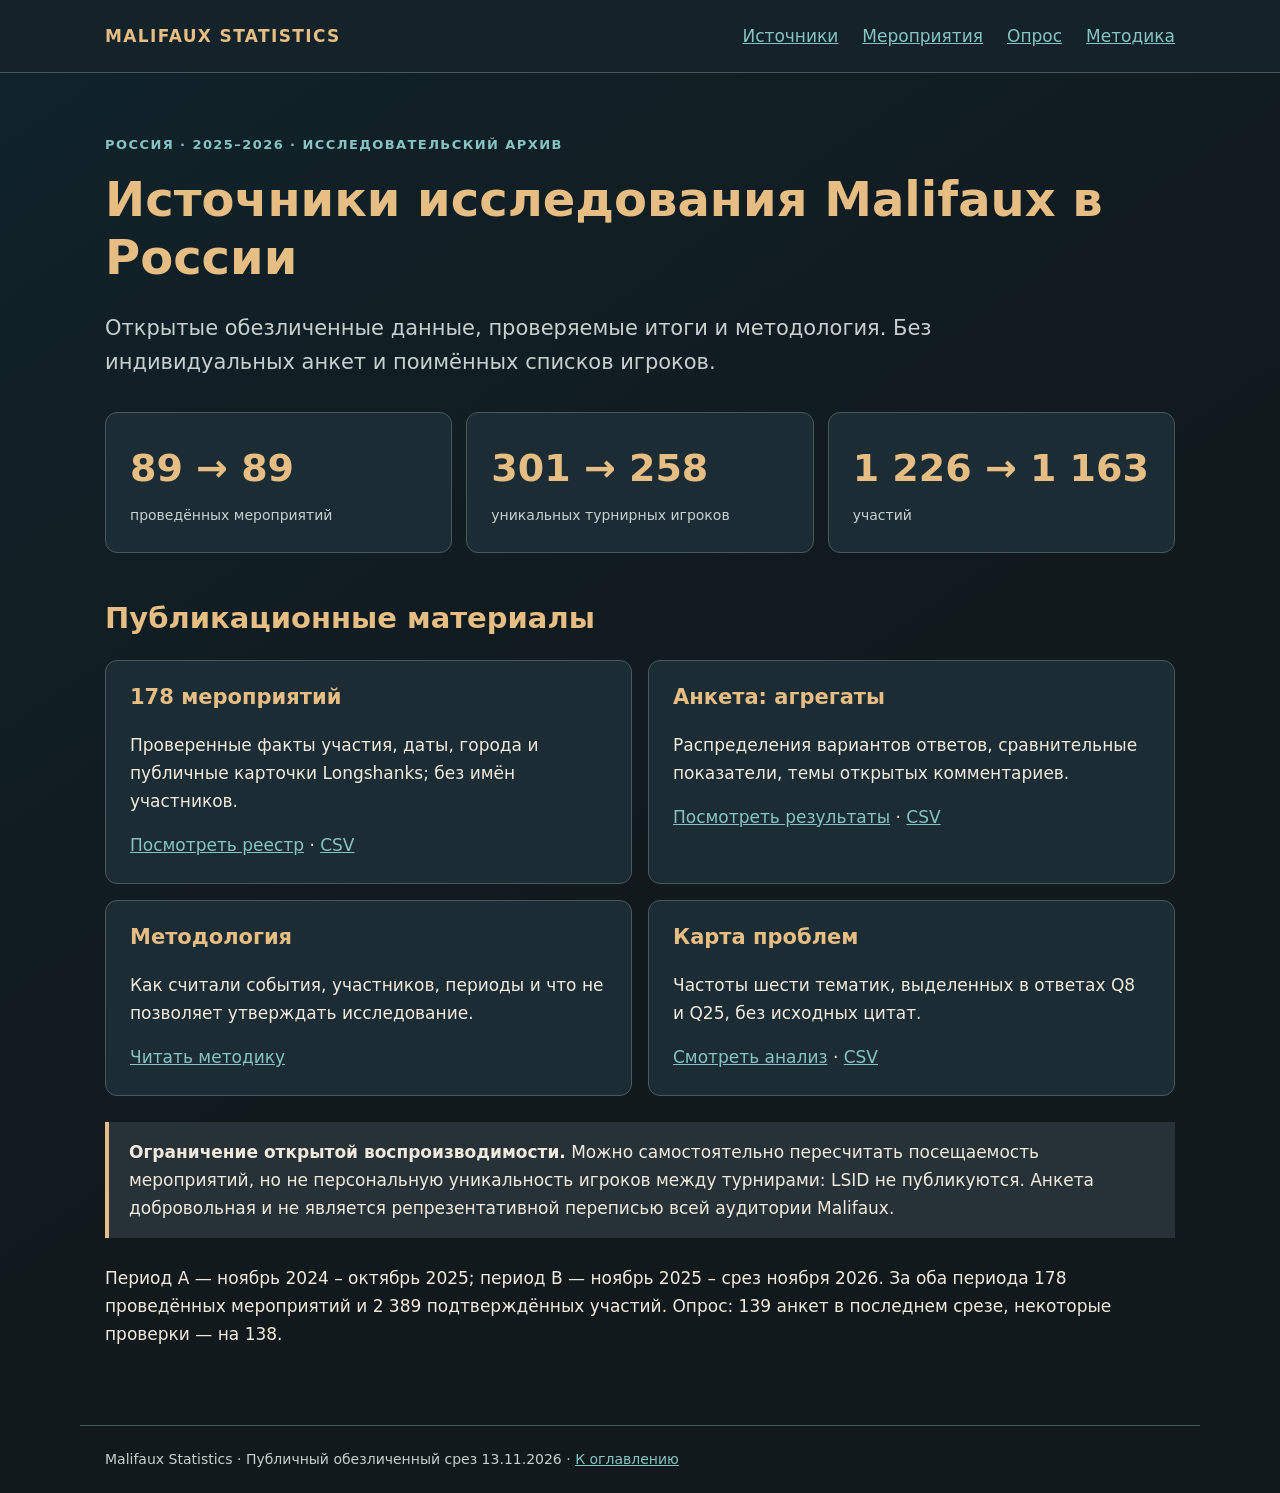
<file: index.html>
<!doctype html><html lang="ru"><head><meta charset="utf-8"><meta name="viewport" content="width=device-width,initial-scale=1"><meta name="description" content="Обезличенные источники исследования Malifaux в России"><title>Открытые источники — Malifaux Statistics</title><link rel="stylesheet" href="style.css"></head><body><header><nav><a class="brand" href="index.html">MALIFAUX STATISTICS</a><a href="index.html">Источники</a><a href="events.html">Мероприятия</a><a href="survey.html">Опрос</a><a href="methodology.html">Методика</a></nav></header><main><p class="eyebrow">Россия · 2025–2026 · исследовательский архив</p><h1>Источники исследования Malifaux в России</h1><p class="lead">Открытые обезличенные данные, проверяемые итоги и методология. Без индивидуальных анкет и поимённых списков игроков.</p><div class="stats"><div class="stat"><strong>89 → 89</strong><span>проведённых мероприятий</span></div><div class="stat"><strong>301 → 258</strong><span>уникальных турнирных игроков</span></div><div class="stat"><strong>1 226 → 1 163</strong><span>участий</span></div></div><h2>Публикационные материалы</h2><div class="tiles"><div class="tile"><h3>178 мероприятий</h3><p>Проверенные факты участия, даты, города и публичные карточки Longshanks; без имён участников.</p><a href="events.html">Посмотреть реестр</a> · <a href="events.csv">CSV</a></div><div class="tile"><h3>Анкета: агрегаты</h3><p>Распределения вариантов ответов, сравнительные показатели, темы открытых комментариев.</p><a href="survey.html">Посмотреть результаты</a> · <a href="survey_aggregate.csv">CSV</a></div><div class="tile"><h3>Методология</h3><p>Как считали события, участников, периоды и что не позволяет утверждать исследование.</p><a href="methodology.html">Читать методику</a></div><div class="tile"><h3>Карта проблем</h3><p>Частоты шести тематик, выделенных в ответах Q8 и Q25, без исходных цитат.</p><a href="survey.html#open-answers">Смотреть анализ</a> · <a href="survey_themes.csv">CSV</a></div></div><div class="warning"><strong>Ограничение открытой воспроизводимости.</strong> Можно самостоятельно пересчитать посещаемость мероприятий, но не персональную уникальность игроков между турнирами: LSID не публикуются. Анкета добровольная и не является репрезентативной переписью всей аудитории Malifaux.</div><p>Период A — ноябрь 2024 – октябрь 2025; период B — ноябрь 2025 – срез ноября 2026. За оба периода 178 проведённых мероприятий и 2 389 подтверждённых участий. Опрос: 139 анкет в последнем срезе, некоторые проверки — на 138.</p></main><footer>Malifaux Statistics · Публичный обезличенный срез 13.11.2026 · <a href="index.html">К оглавлению</a></footer></body></html>
</file>
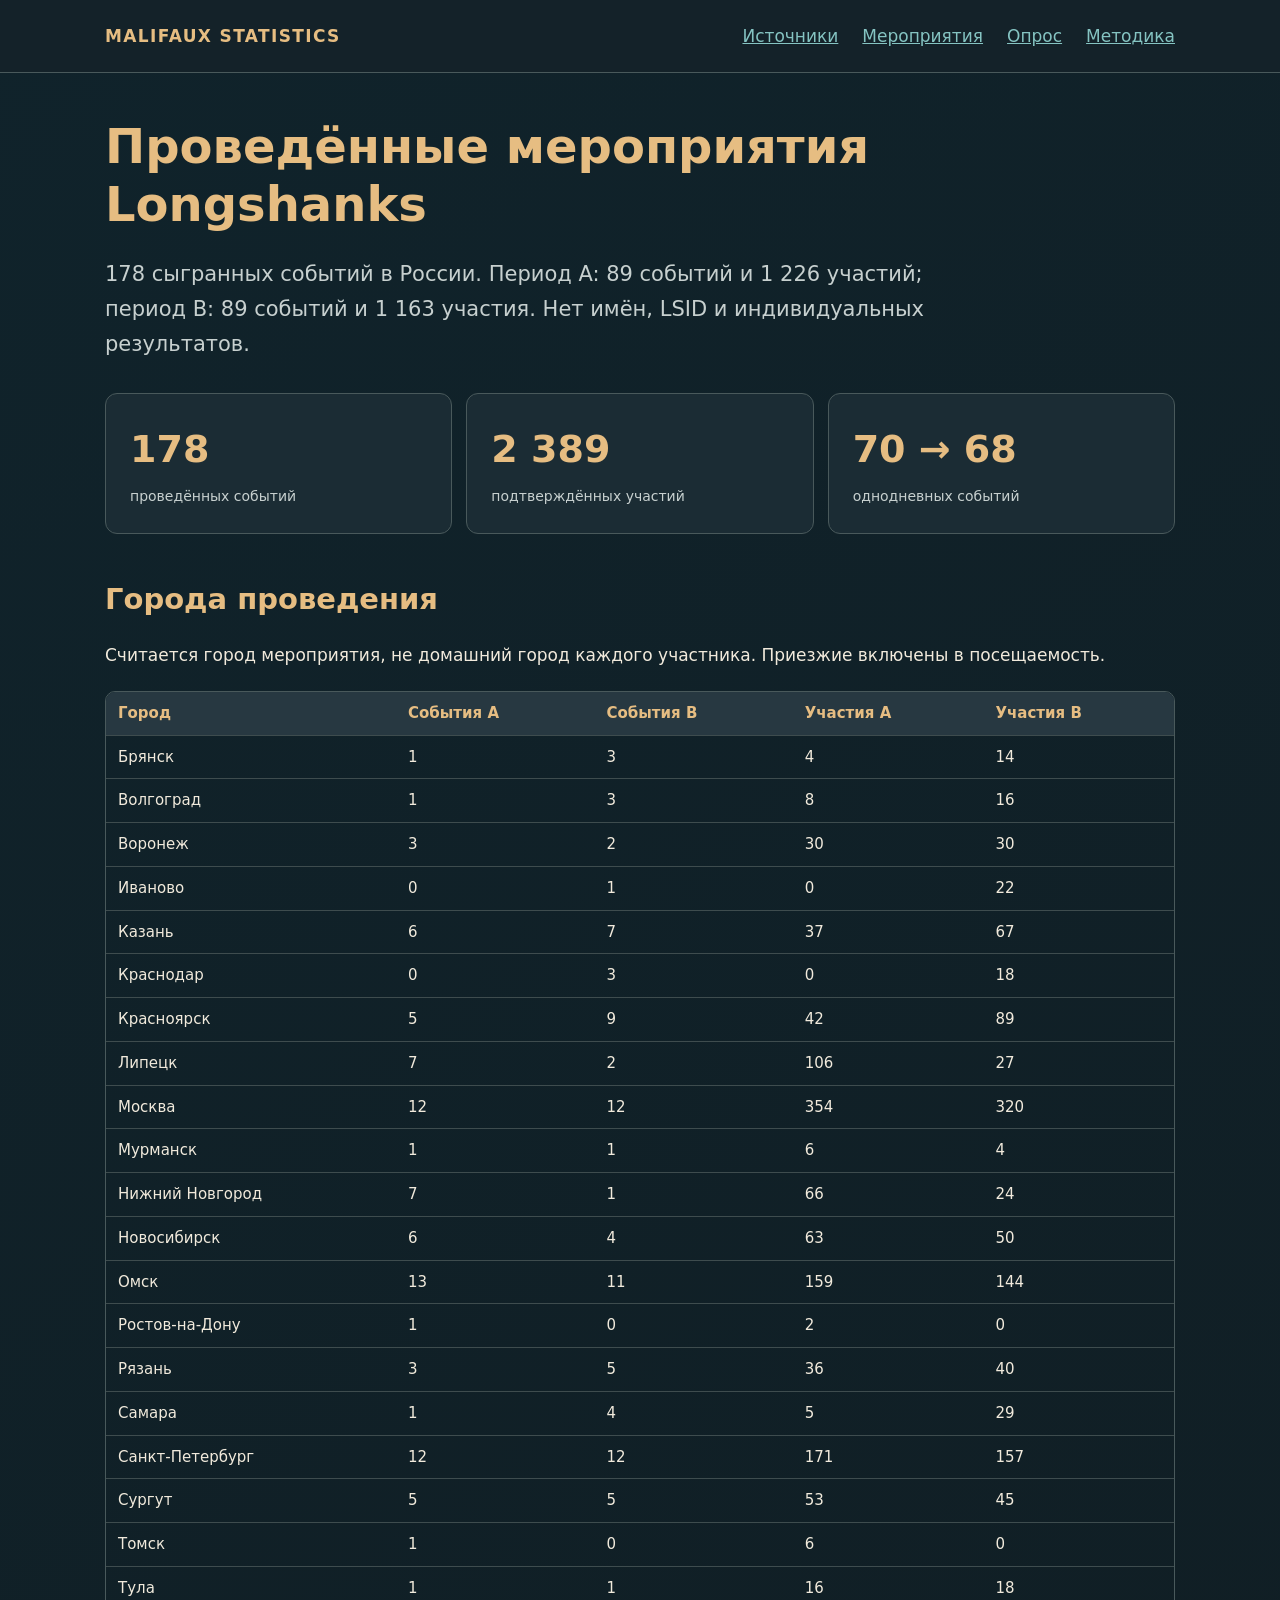
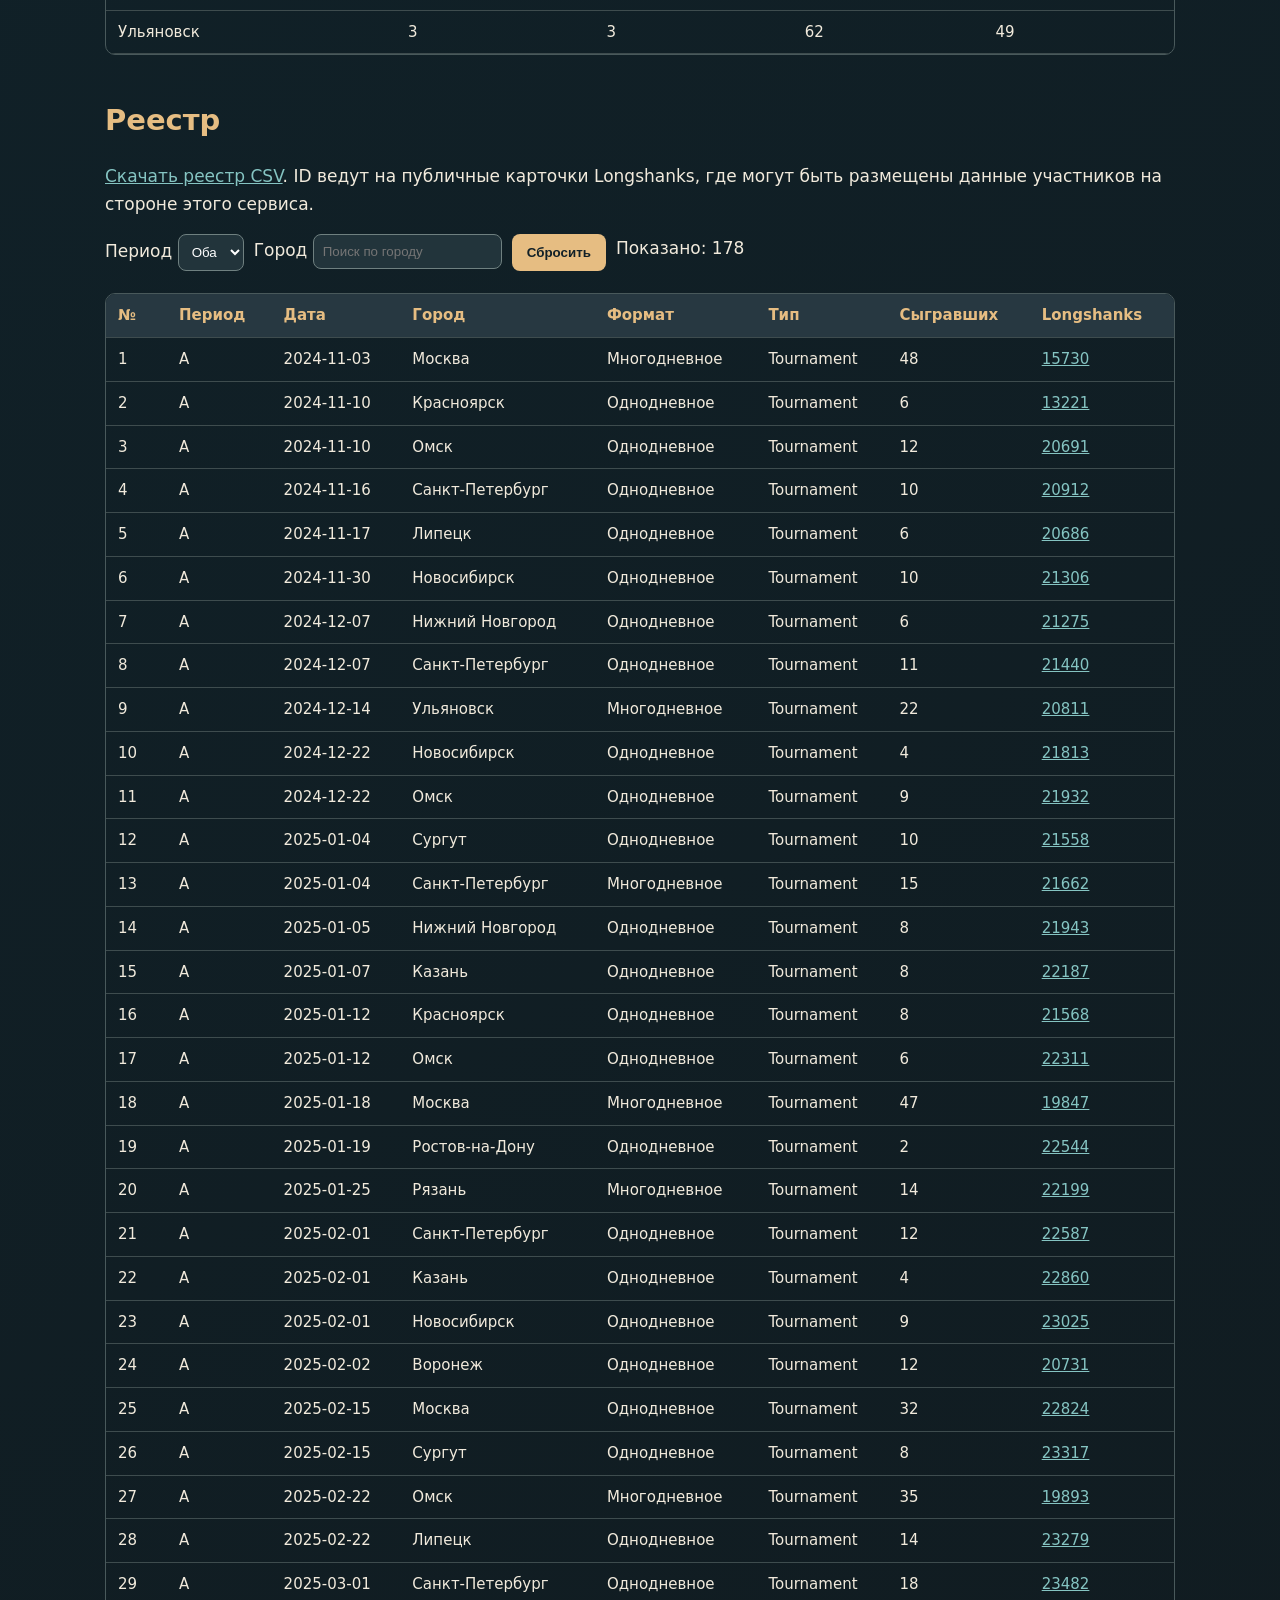
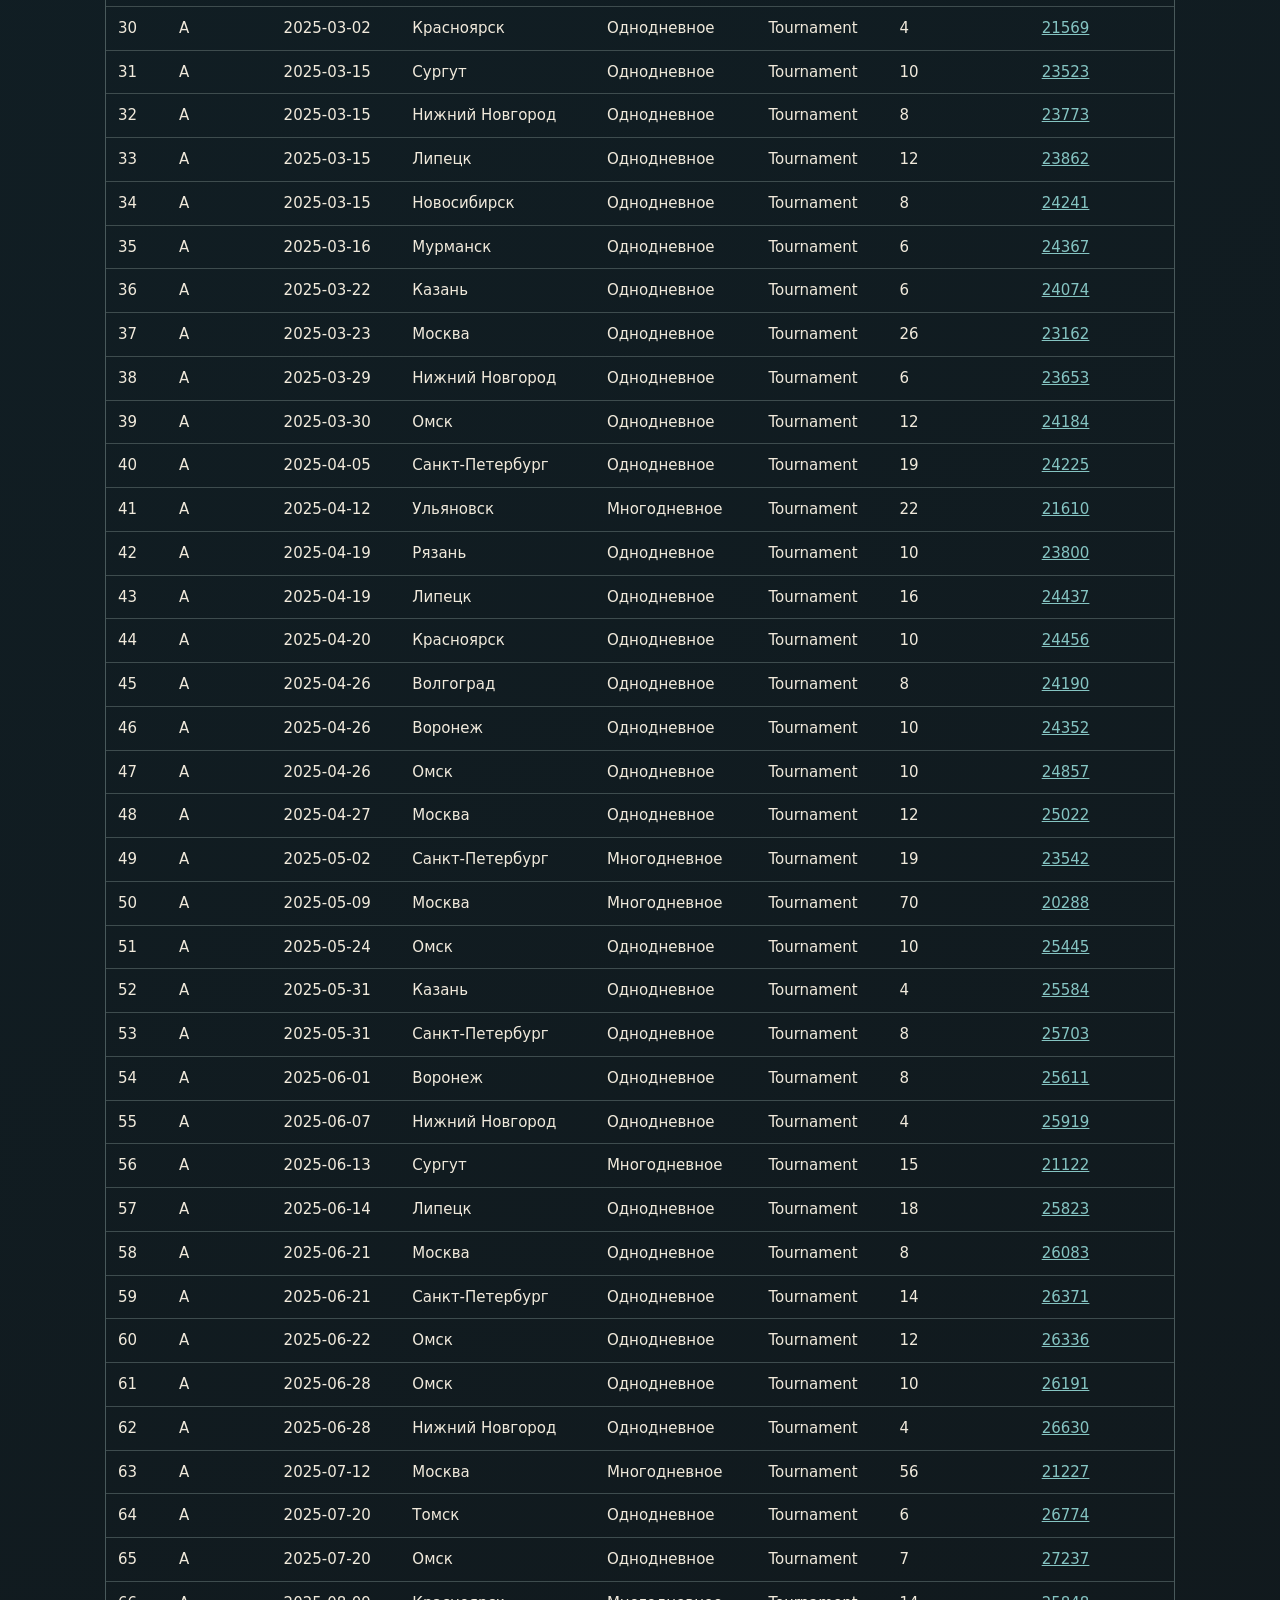
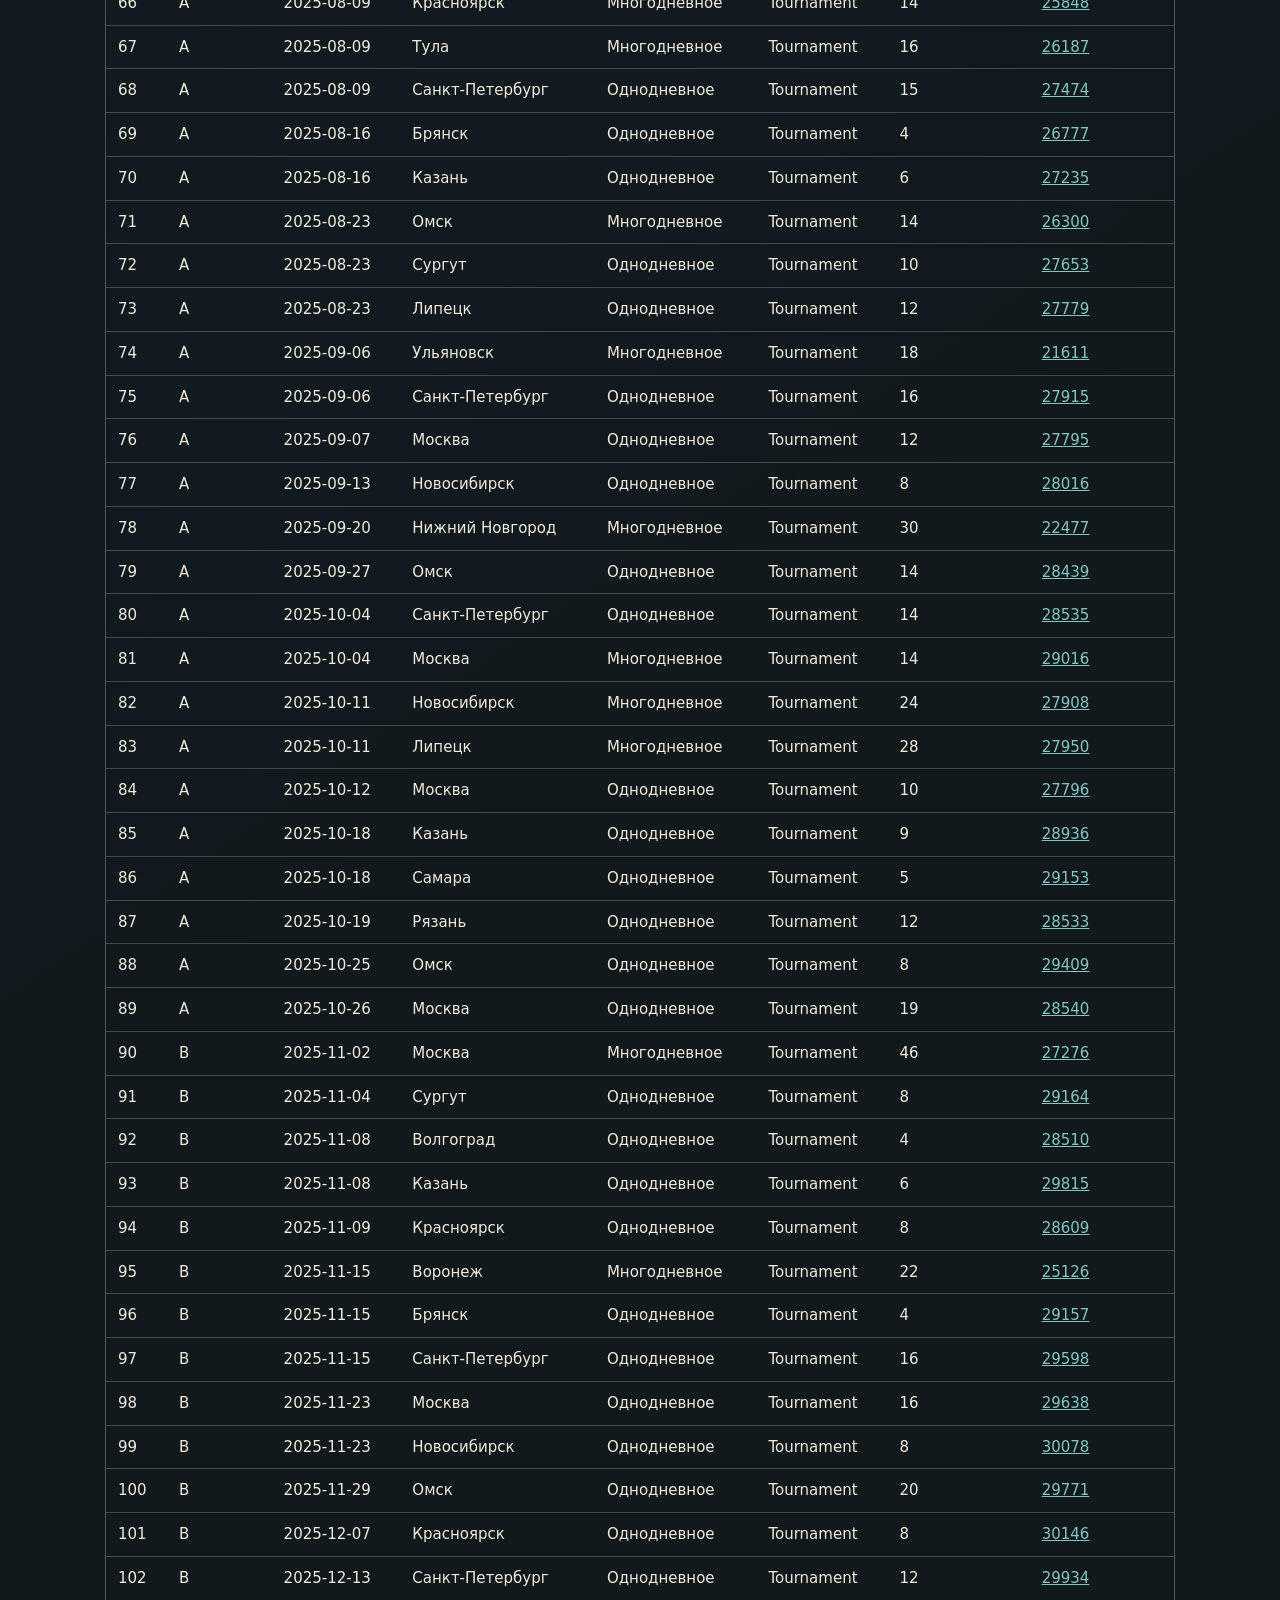
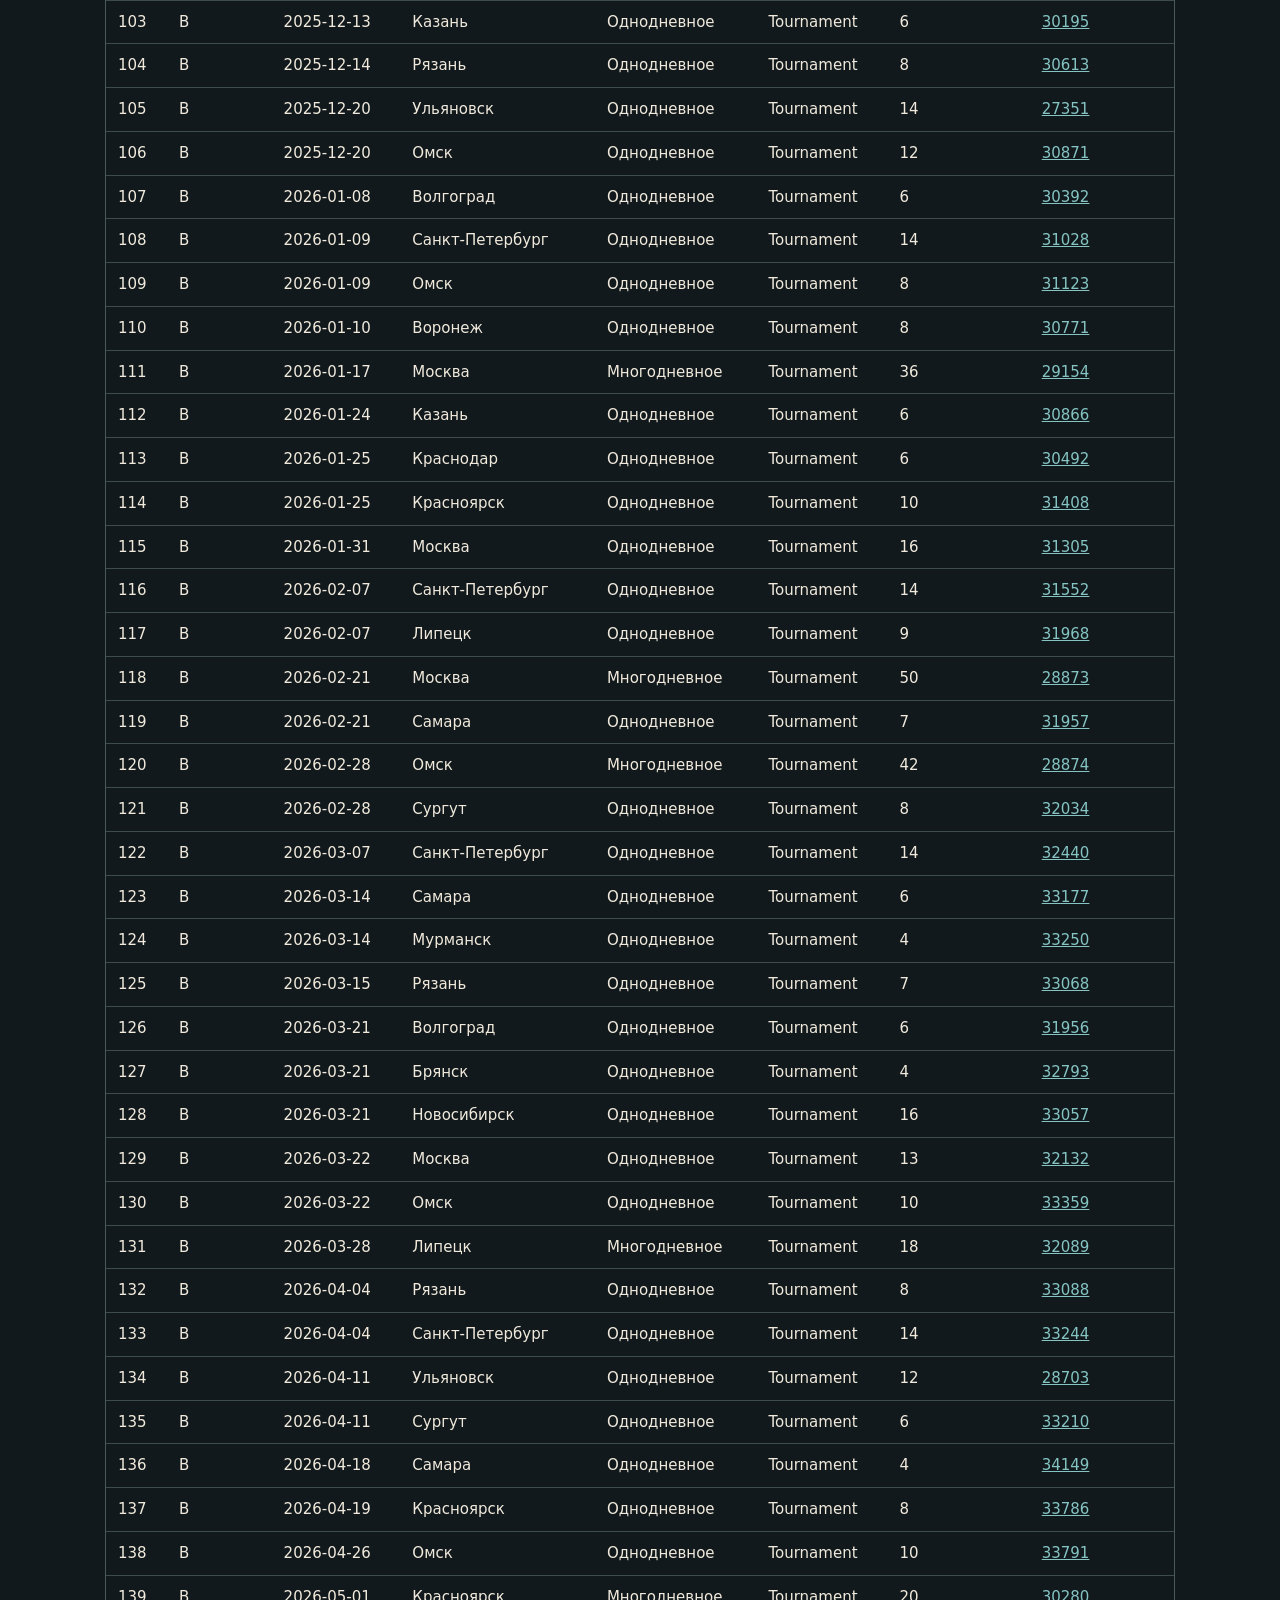
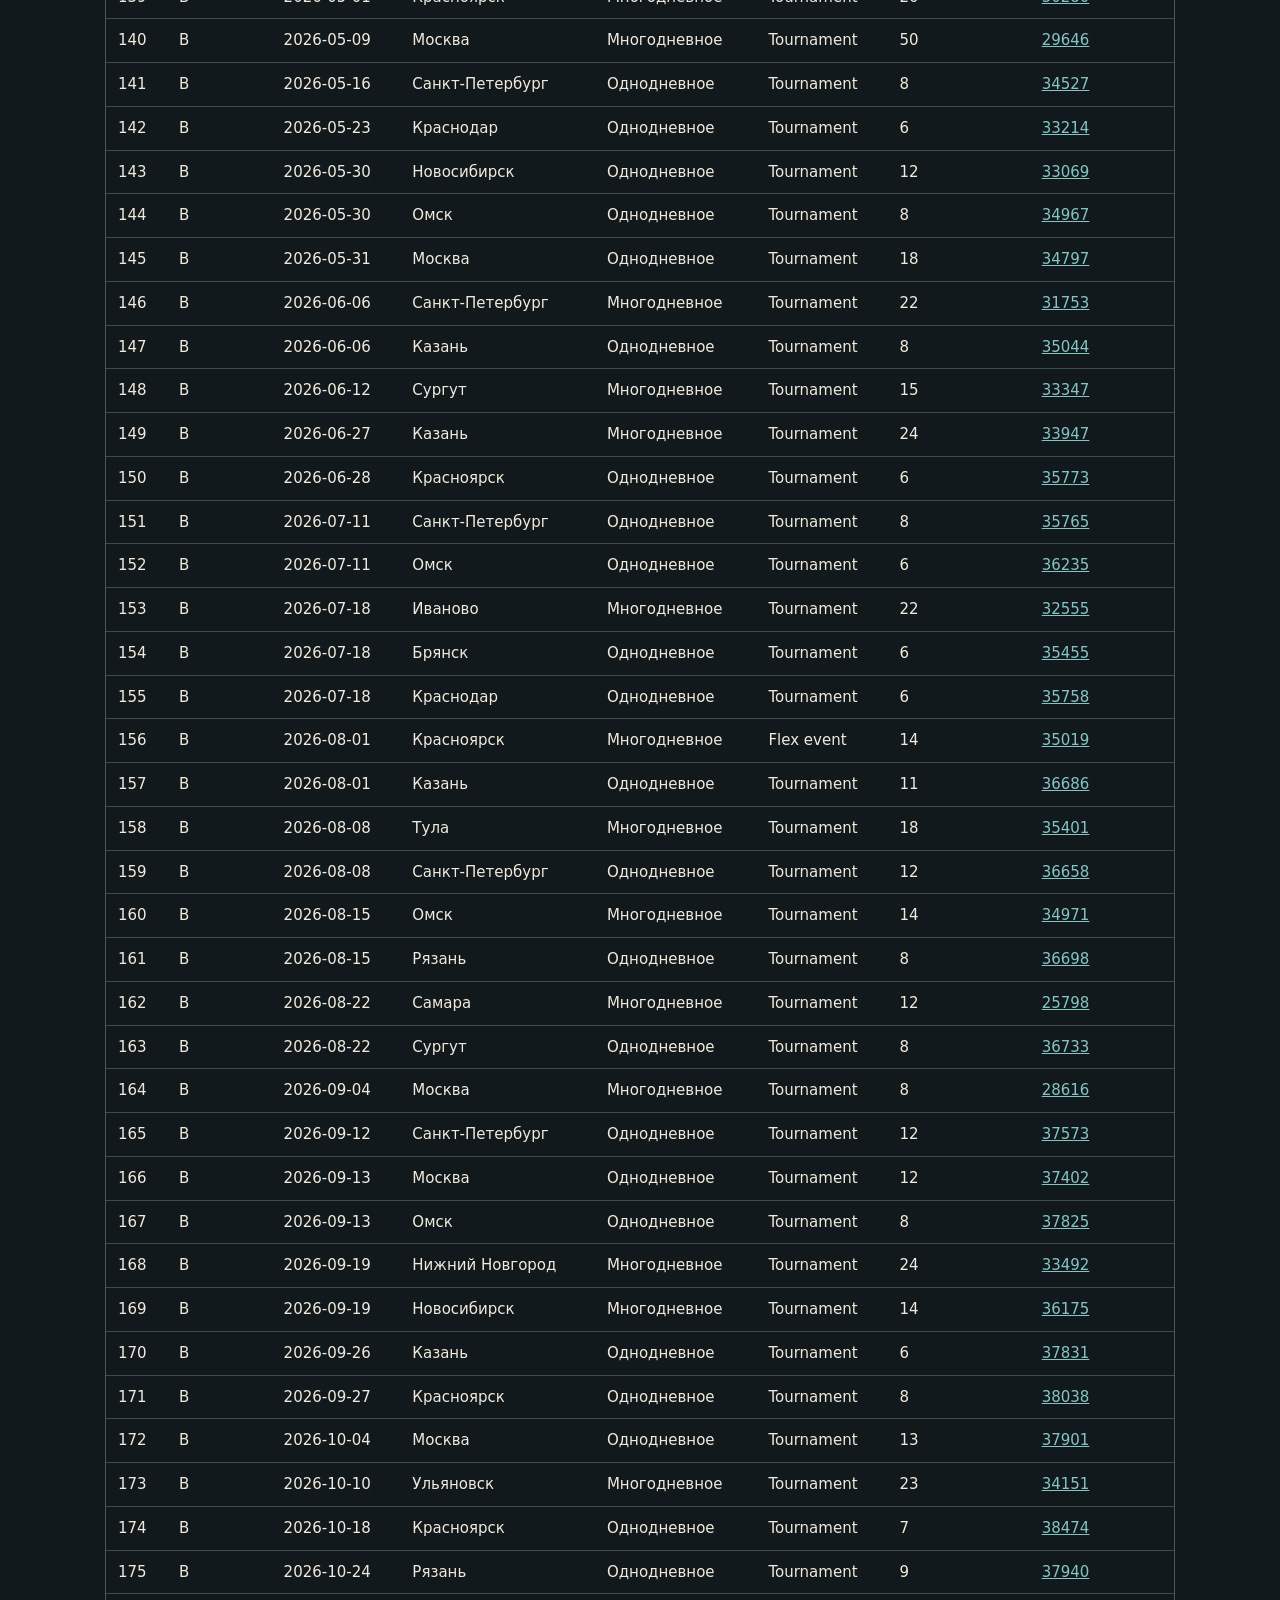
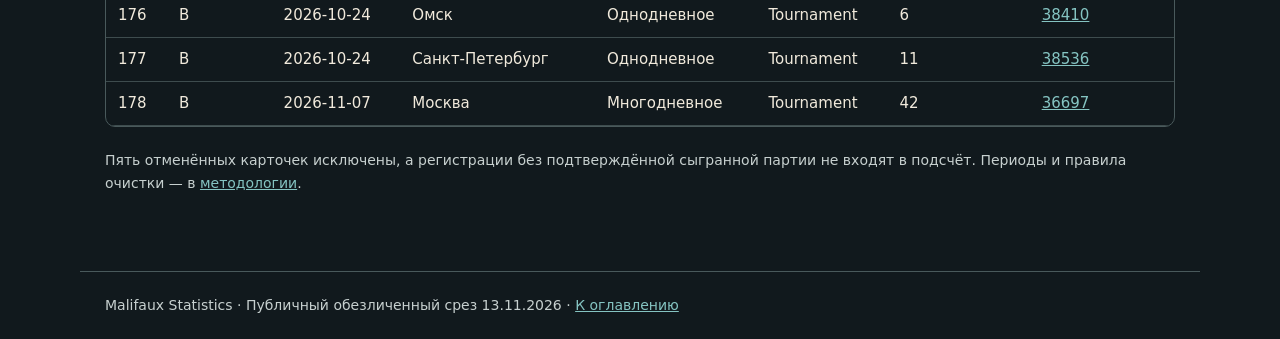
<file: events.html>
<!doctype html><html lang="ru"><head><meta charset="utf-8"><meta name="viewport" content="width=device-width,initial-scale=1"><meta name="description" content="178 мероприятий Longshanks без поимённых данных"><title>Проведённые мероприятия — Malifaux Statistics</title><link rel="stylesheet" href="style.css"></head><body><header><nav><a class="brand" href="index.html">MALIFAUX STATISTICS</a><a href="index.html">Источники</a><a href="events.html">Мероприятия</a><a href="survey.html">Опрос</a><a href="methodology.html">Методика</a></nav></header><main><h1>Проведённые мероприятия Longshanks</h1><p class="lead">178 сыгранных событий в России. Период A: 89 событий и 1 226 участий; период B: 89 событий и 1 163 участия. Нет имён, LSID и индивидуальных результатов.</p><div class="stats"><div class="stat"><strong>178</strong><span>проведённых событий</span></div><div class="stat"><strong>2 389</strong><span>подтверждённых участий</span></div><div class="stat"><strong>70 → 68</strong><span>однодневных событий</span></div></div><h2>Города проведения</h2><p>Считается город мероприятия, не домашний город каждого участника. Приезжие включены в посещаемость.</p><div class="scroll"><table><thead><tr><th>Город</th><th>События A</th><th>События B</th><th>Участия A</th><th>Участия B</th></tr></thead><tbody><tr><td>Брянск</td><td>1</td><td>3</td><td>4</td><td>14</td></tr><tr><td>Волгоград</td><td>1</td><td>3</td><td>8</td><td>16</td></tr><tr><td>Воронеж</td><td>3</td><td>2</td><td>30</td><td>30</td></tr><tr><td>Иваново</td><td>0</td><td>1</td><td>0</td><td>22</td></tr><tr><td>Казань</td><td>6</td><td>7</td><td>37</td><td>67</td></tr><tr><td>Краснодар</td><td>0</td><td>3</td><td>0</td><td>18</td></tr><tr><td>Красноярск</td><td>5</td><td>9</td><td>42</td><td>89</td></tr><tr><td>Липецк</td><td>7</td><td>2</td><td>106</td><td>27</td></tr><tr><td>Москва</td><td>12</td><td>12</td><td>354</td><td>320</td></tr><tr><td>Мурманск</td><td>1</td><td>1</td><td>6</td><td>4</td></tr><tr><td>Нижний Новгород</td><td>7</td><td>1</td><td>66</td><td>24</td></tr><tr><td>Новосибирск</td><td>6</td><td>4</td><td>63</td><td>50</td></tr><tr><td>Омск</td><td>13</td><td>11</td><td>159</td><td>144</td></tr><tr><td>Ростов-на-Дону</td><td>1</td><td>0</td><td>2</td><td>0</td></tr><tr><td>Рязань</td><td>3</td><td>5</td><td>36</td><td>40</td></tr><tr><td>Самара</td><td>1</td><td>4</td><td>5</td><td>29</td></tr><tr><td>Санкт-Петербург</td><td>12</td><td>12</td><td>171</td><td>157</td></tr><tr><td>Сургут</td><td>5</td><td>5</td><td>53</td><td>45</td></tr><tr><td>Томск</td><td>1</td><td>0</td><td>6</td><td>0</td></tr><tr><td>Тула</td><td>1</td><td>1</td><td>16</td><td>18</td></tr><tr><td>Ульяновск</td><td>3</td><td>3</td><td>62</td><td>49</td></tr></tbody></table></div><h2>Реестр</h2><p><a href="events.csv" download>Скачать реестр CSV</a>. ID ведут на публичные карточки Longshanks, где могут быть размещены данные участников на стороне этого сервиса.</p><div class="table-tools"><label>Период <select id="period"><option value="">Оба</option><option>A</option><option>B</option></select></label><label>Город <input id="city" type="search" placeholder="Поиск по городу"></label><button type="button" id="reset">Сбросить</button><span id="shown"></span></div><div class="scroll"><table id="events"><thead><tr><th>№</th><th>Период</th><th>Дата</th><th>Город</th><th>Формат</th><th>Тип</th><th>Сыгравших</th><th>Longshanks</th></tr></thead><tbody><tr data-period="A" data-city="Москва"><td>1</td><td>A</td><td>2024-11-03</td><td>Москва</td><td>Многодневное</td><td>Tournament</td><td>48</td><td><a href="https://malifaux.longshanks.org/event/15730/" rel="noopener noreferrer">15730</a></td></tr><tr data-period="A" data-city="Красноярск"><td>2</td><td>A</td><td>2024-11-10</td><td>Красноярск</td><td>Однодневное</td><td>Tournament</td><td>6</td><td><a href="https://malifaux.longshanks.org/event/13221/" rel="noopener noreferrer">13221</a></td></tr><tr data-period="A" data-city="Омск"><td>3</td><td>A</td><td>2024-11-10</td><td>Омск</td><td>Однодневное</td><td>Tournament</td><td>12</td><td><a href="https://malifaux.longshanks.org/event/20691/" rel="noopener noreferrer">20691</a></td></tr><tr data-period="A" data-city="Санкт-Петербург"><td>4</td><td>A</td><td>2024-11-16</td><td>Санкт-Петербург</td><td>Однодневное</td><td>Tournament</td><td>10</td><td><a href="https://malifaux.longshanks.org/event/20912/" rel="noopener noreferrer">20912</a></td></tr><tr data-period="A" data-city="Липецк"><td>5</td><td>A</td><td>2024-11-17</td><td>Липецк</td><td>Однодневное</td><td>Tournament</td><td>6</td><td><a href="https://malifaux.longshanks.org/event/20686/" rel="noopener noreferrer">20686</a></td></tr><tr data-period="A" data-city="Новосибирск"><td>6</td><td>A</td><td>2024-11-30</td><td>Новосибирск</td><td>Однодневное</td><td>Tournament</td><td>10</td><td><a href="https://malifaux.longshanks.org/event/21306/" rel="noopener noreferrer">21306</a></td></tr><tr data-period="A" data-city="Нижний Новгород"><td>7</td><td>A</td><td>2024-12-07</td><td>Нижний Новгород</td><td>Однодневное</td><td>Tournament</td><td>6</td><td><a href="https://malifaux.longshanks.org/event/21275/" rel="noopener noreferrer">21275</a></td></tr><tr data-period="A" data-city="Санкт-Петербург"><td>8</td><td>A</td><td>2024-12-07</td><td>Санкт-Петербург</td><td>Однодневное</td><td>Tournament</td><td>11</td><td><a href="https://malifaux.longshanks.org/event/21440/" rel="noopener noreferrer">21440</a></td></tr><tr data-period="A" data-city="Ульяновск"><td>9</td><td>A</td><td>2024-12-14</td><td>Ульяновск</td><td>Многодневное</td><td>Tournament</td><td>22</td><td><a href="https://malifaux.longshanks.org/event/20811/" rel="noopener noreferrer">20811</a></td></tr><tr data-period="A" data-city="Новосибирск"><td>10</td><td>A</td><td>2024-12-22</td><td>Новосибирск</td><td>Однодневное</td><td>Tournament</td><td>4</td><td><a href="https://malifaux.longshanks.org/event/21813/" rel="noopener noreferrer">21813</a></td></tr><tr data-period="A" data-city="Омск"><td>11</td><td>A</td><td>2024-12-22</td><td>Омск</td><td>Однодневное</td><td>Tournament</td><td>9</td><td><a href="https://malifaux.longshanks.org/event/21932/" rel="noopener noreferrer">21932</a></td></tr><tr data-period="A" data-city="Сургут"><td>12</td><td>A</td><td>2025-01-04</td><td>Сургут</td><td>Однодневное</td><td>Tournament</td><td>10</td><td><a href="https://malifaux.longshanks.org/event/21558/" rel="noopener noreferrer">21558</a></td></tr><tr data-period="A" data-city="Санкт-Петербург"><td>13</td><td>A</td><td>2025-01-04</td><td>Санкт-Петербург</td><td>Многодневное</td><td>Tournament</td><td>15</td><td><a href="https://malifaux.longshanks.org/event/21662/" rel="noopener noreferrer">21662</a></td></tr><tr data-period="A" data-city="Нижний Новгород"><td>14</td><td>A</td><td>2025-01-05</td><td>Нижний Новгород</td><td>Однодневное</td><td>Tournament</td><td>8</td><td><a href="https://malifaux.longshanks.org/event/21943/" rel="noopener noreferrer">21943</a></td></tr><tr data-period="A" data-city="Казань"><td>15</td><td>A</td><td>2025-01-07</td><td>Казань</td><td>Однодневное</td><td>Tournament</td><td>8</td><td><a href="https://malifaux.longshanks.org/event/22187/" rel="noopener noreferrer">22187</a></td></tr><tr data-period="A" data-city="Красноярск"><td>16</td><td>A</td><td>2025-01-12</td><td>Красноярск</td><td>Однодневное</td><td>Tournament</td><td>8</td><td><a href="https://malifaux.longshanks.org/event/21568/" rel="noopener noreferrer">21568</a></td></tr><tr data-period="A" data-city="Омск"><td>17</td><td>A</td><td>2025-01-12</td><td>Омск</td><td>Однодневное</td><td>Tournament</td><td>6</td><td><a href="https://malifaux.longshanks.org/event/22311/" rel="noopener noreferrer">22311</a></td></tr><tr data-period="A" data-city="Москва"><td>18</td><td>A</td><td>2025-01-18</td><td>Москва</td><td>Многодневное</td><td>Tournament</td><td>47</td><td><a href="https://malifaux.longshanks.org/event/19847/" rel="noopener noreferrer">19847</a></td></tr><tr data-period="A" data-city="Ростов-на-Дону"><td>19</td><td>A</td><td>2025-01-19</td><td>Ростов-на-Дону</td><td>Однодневное</td><td>Tournament</td><td>2</td><td><a href="https://malifaux.longshanks.org/event/22544/" rel="noopener noreferrer">22544</a></td></tr><tr data-period="A" data-city="Рязань"><td>20</td><td>A</td><td>2025-01-25</td><td>Рязань</td><td>Многодневное</td><td>Tournament</td><td>14</td><td><a href="https://malifaux.longshanks.org/event/22199/" rel="noopener noreferrer">22199</a></td></tr><tr data-period="A" data-city="Санкт-Петербург"><td>21</td><td>A</td><td>2025-02-01</td><td>Санкт-Петербург</td><td>Однодневное</td><td>Tournament</td><td>12</td><td><a href="https://malifaux.longshanks.org/event/22587/" rel="noopener noreferrer">22587</a></td></tr><tr data-period="A" data-city="Казань"><td>22</td><td>A</td><td>2025-02-01</td><td>Казань</td><td>Однодневное</td><td>Tournament</td><td>4</td><td><a href="https://malifaux.longshanks.org/event/22860/" rel="noopener noreferrer">22860</a></td></tr><tr data-period="A" data-city="Новосибирск"><td>23</td><td>A</td><td>2025-02-01</td><td>Новосибирск</td><td>Однодневное</td><td>Tournament</td><td>9</td><td><a href="https://malifaux.longshanks.org/event/23025/" rel="noopener noreferrer">23025</a></td></tr><tr data-period="A" data-city="Воронеж"><td>24</td><td>A</td><td>2025-02-02</td><td>Воронеж</td><td>Однодневное</td><td>Tournament</td><td>12</td><td><a href="https://malifaux.longshanks.org/event/20731/" rel="noopener noreferrer">20731</a></td></tr><tr data-period="A" data-city="Москва"><td>25</td><td>A</td><td>2025-02-15</td><td>Москва</td><td>Однодневное</td><td>Tournament</td><td>32</td><td><a href="https://malifaux.longshanks.org/event/22824/" rel="noopener noreferrer">22824</a></td></tr><tr data-period="A" data-city="Сургут"><td>26</td><td>A</td><td>2025-02-15</td><td>Сургут</td><td>Однодневное</td><td>Tournament</td><td>8</td><td><a href="https://malifaux.longshanks.org/event/23317/" rel="noopener noreferrer">23317</a></td></tr><tr data-period="A" data-city="Омск"><td>27</td><td>A</td><td>2025-02-22</td><td>Омск</td><td>Многодневное</td><td>Tournament</td><td>35</td><td><a href="https://malifaux.longshanks.org/event/19893/" rel="noopener noreferrer">19893</a></td></tr><tr data-period="A" data-city="Липецк"><td>28</td><td>A</td><td>2025-02-22</td><td>Липецк</td><td>Однодневное</td><td>Tournament</td><td>14</td><td><a href="https://malifaux.longshanks.org/event/23279/" rel="noopener noreferrer">23279</a></td></tr><tr data-period="A" data-city="Санкт-Петербург"><td>29</td><td>A</td><td>2025-03-01</td><td>Санкт-Петербург</td><td>Однодневное</td><td>Tournament</td><td>18</td><td><a href="https://malifaux.longshanks.org/event/23482/" rel="noopener noreferrer">23482</a></td></tr><tr data-period="A" data-city="Красноярск"><td>30</td><td>A</td><td>2025-03-02</td><td>Красноярск</td><td>Однодневное</td><td>Tournament</td><td>4</td><td><a href="https://malifaux.longshanks.org/event/21569/" rel="noopener noreferrer">21569</a></td></tr><tr data-period="A" data-city="Сургут"><td>31</td><td>A</td><td>2025-03-15</td><td>Сургут</td><td>Однодневное</td><td>Tournament</td><td>10</td><td><a href="https://malifaux.longshanks.org/event/23523/" rel="noopener noreferrer">23523</a></td></tr><tr data-period="A" data-city="Нижний Новгород"><td>32</td><td>A</td><td>2025-03-15</td><td>Нижний Новгород</td><td>Однодневное</td><td>Tournament</td><td>8</td><td><a href="https://malifaux.longshanks.org/event/23773/" rel="noopener noreferrer">23773</a></td></tr><tr data-period="A" data-city="Липецк"><td>33</td><td>A</td><td>2025-03-15</td><td>Липецк</td><td>Однодневное</td><td>Tournament</td><td>12</td><td><a href="https://malifaux.longshanks.org/event/23862/" rel="noopener noreferrer">23862</a></td></tr><tr data-period="A" data-city="Новосибирск"><td>34</td><td>A</td><td>2025-03-15</td><td>Новосибирск</td><td>Однодневное</td><td>Tournament</td><td>8</td><td><a href="https://malifaux.longshanks.org/event/24241/" rel="noopener noreferrer">24241</a></td></tr><tr data-period="A" data-city="Мурманск"><td>35</td><td>A</td><td>2025-03-16</td><td>Мурманск</td><td>Однодневное</td><td>Tournament</td><td>6</td><td><a href="https://malifaux.longshanks.org/event/24367/" rel="noopener noreferrer">24367</a></td></tr><tr data-period="A" data-city="Казань"><td>36</td><td>A</td><td>2025-03-22</td><td>Казань</td><td>Однодневное</td><td>Tournament</td><td>6</td><td><a href="https://malifaux.longshanks.org/event/24074/" rel="noopener noreferrer">24074</a></td></tr><tr data-period="A" data-city="Москва"><td>37</td><td>A</td><td>2025-03-23</td><td>Москва</td><td>Однодневное</td><td>Tournament</td><td>26</td><td><a href="https://malifaux.longshanks.org/event/23162/" rel="noopener noreferrer">23162</a></td></tr><tr data-period="A" data-city="Нижний Новгород"><td>38</td><td>A</td><td>2025-03-29</td><td>Нижний Новгород</td><td>Однодневное</td><td>Tournament</td><td>6</td><td><a href="https://malifaux.longshanks.org/event/23653/" rel="noopener noreferrer">23653</a></td></tr><tr data-period="A" data-city="Омск"><td>39</td><td>A</td><td>2025-03-30</td><td>Омск</td><td>Однодневное</td><td>Tournament</td><td>12</td><td><a href="https://malifaux.longshanks.org/event/24184/" rel="noopener noreferrer">24184</a></td></tr><tr data-period="A" data-city="Санкт-Петербург"><td>40</td><td>A</td><td>2025-04-05</td><td>Санкт-Петербург</td><td>Однодневное</td><td>Tournament</td><td>19</td><td><a href="https://malifaux.longshanks.org/event/24225/" rel="noopener noreferrer">24225</a></td></tr><tr data-period="A" data-city="Ульяновск"><td>41</td><td>A</td><td>2025-04-12</td><td>Ульяновск</td><td>Многодневное</td><td>Tournament</td><td>22</td><td><a href="https://malifaux.longshanks.org/event/21610/" rel="noopener noreferrer">21610</a></td></tr><tr data-period="A" data-city="Рязань"><td>42</td><td>A</td><td>2025-04-19</td><td>Рязань</td><td>Однодневное</td><td>Tournament</td><td>10</td><td><a href="https://malifaux.longshanks.org/event/23800/" rel="noopener noreferrer">23800</a></td></tr><tr data-period="A" data-city="Липецк"><td>43</td><td>A</td><td>2025-04-19</td><td>Липецк</td><td>Однодневное</td><td>Tournament</td><td>16</td><td><a href="https://malifaux.longshanks.org/event/24437/" rel="noopener noreferrer">24437</a></td></tr><tr data-period="A" data-city="Красноярск"><td>44</td><td>A</td><td>2025-04-20</td><td>Красноярск</td><td>Однодневное</td><td>Tournament</td><td>10</td><td><a href="https://malifaux.longshanks.org/event/24456/" rel="noopener noreferrer">24456</a></td></tr><tr data-period="A" data-city="Волгоград"><td>45</td><td>A</td><td>2025-04-26</td><td>Волгоград</td><td>Однодневное</td><td>Tournament</td><td>8</td><td><a href="https://malifaux.longshanks.org/event/24190/" rel="noopener noreferrer">24190</a></td></tr><tr data-period="A" data-city="Воронеж"><td>46</td><td>A</td><td>2025-04-26</td><td>Воронеж</td><td>Однодневное</td><td>Tournament</td><td>10</td><td><a href="https://malifaux.longshanks.org/event/24352/" rel="noopener noreferrer">24352</a></td></tr><tr data-period="A" data-city="Омск"><td>47</td><td>A</td><td>2025-04-26</td><td>Омск</td><td>Однодневное</td><td>Tournament</td><td>10</td><td><a href="https://malifaux.longshanks.org/event/24857/" rel="noopener noreferrer">24857</a></td></tr><tr data-period="A" data-city="Москва"><td>48</td><td>A</td><td>2025-04-27</td><td>Москва</td><td>Однодневное</td><td>Tournament</td><td>12</td><td><a href="https://malifaux.longshanks.org/event/25022/" rel="noopener noreferrer">25022</a></td></tr><tr data-period="A" data-city="Санкт-Петербург"><td>49</td><td>A</td><td>2025-05-02</td><td>Санкт-Петербург</td><td>Многодневное</td><td>Tournament</td><td>19</td><td><a href="https://malifaux.longshanks.org/event/23542/" rel="noopener noreferrer">23542</a></td></tr><tr data-period="A" data-city="Москва"><td>50</td><td>A</td><td>2025-05-09</td><td>Москва</td><td>Многодневное</td><td>Tournament</td><td>70</td><td><a href="https://malifaux.longshanks.org/event/20288/" rel="noopener noreferrer">20288</a></td></tr><tr data-period="A" data-city="Омск"><td>51</td><td>A</td><td>2025-05-24</td><td>Омск</td><td>Однодневное</td><td>Tournament</td><td>10</td><td><a href="https://malifaux.longshanks.org/event/25445/" rel="noopener noreferrer">25445</a></td></tr><tr data-period="A" data-city="Казань"><td>52</td><td>A</td><td>2025-05-31</td><td>Казань</td><td>Однодневное</td><td>Tournament</td><td>4</td><td><a href="https://malifaux.longshanks.org/event/25584/" rel="noopener noreferrer">25584</a></td></tr><tr data-period="A" data-city="Санкт-Петербург"><td>53</td><td>A</td><td>2025-05-31</td><td>Санкт-Петербург</td><td>Однодневное</td><td>Tournament</td><td>8</td><td><a href="https://malifaux.longshanks.org/event/25703/" rel="noopener noreferrer">25703</a></td></tr><tr data-period="A" data-city="Воронеж"><td>54</td><td>A</td><td>2025-06-01</td><td>Воронеж</td><td>Однодневное</td><td>Tournament</td><td>8</td><td><a href="https://malifaux.longshanks.org/event/25611/" rel="noopener noreferrer">25611</a></td></tr><tr data-period="A" data-city="Нижний Новгород"><td>55</td><td>A</td><td>2025-06-07</td><td>Нижний Новгород</td><td>Однодневное</td><td>Tournament</td><td>4</td><td><a href="https://malifaux.longshanks.org/event/25919/" rel="noopener noreferrer">25919</a></td></tr><tr data-period="A" data-city="Сургут"><td>56</td><td>A</td><td>2025-06-13</td><td>Сургут</td><td>Многодневное</td><td>Tournament</td><td>15</td><td><a href="https://malifaux.longshanks.org/event/21122/" rel="noopener noreferrer">21122</a></td></tr><tr data-period="A" data-city="Липецк"><td>57</td><td>A</td><td>2025-06-14</td><td>Липецк</td><td>Однодневное</td><td>Tournament</td><td>18</td><td><a href="https://malifaux.longshanks.org/event/25823/" rel="noopener noreferrer">25823</a></td></tr><tr data-period="A" data-city="Москва"><td>58</td><td>A</td><td>2025-06-21</td><td>Москва</td><td>Однодневное</td><td>Tournament</td><td>8</td><td><a href="https://malifaux.longshanks.org/event/26083/" rel="noopener noreferrer">26083</a></td></tr><tr data-period="A" data-city="Санкт-Петербург"><td>59</td><td>A</td><td>2025-06-21</td><td>Санкт-Петербург</td><td>Однодневное</td><td>Tournament</td><td>14</td><td><a href="https://malifaux.longshanks.org/event/26371/" rel="noopener noreferrer">26371</a></td></tr><tr data-period="A" data-city="Омск"><td>60</td><td>A</td><td>2025-06-22</td><td>Омск</td><td>Однодневное</td><td>Tournament</td><td>12</td><td><a href="https://malifaux.longshanks.org/event/26336/" rel="noopener noreferrer">26336</a></td></tr><tr data-period="A" data-city="Омск"><td>61</td><td>A</td><td>2025-06-28</td><td>Омск</td><td>Однодневное</td><td>Tournament</td><td>10</td><td><a href="https://malifaux.longshanks.org/event/26191/" rel="noopener noreferrer">26191</a></td></tr><tr data-period="A" data-city="Нижний Новгород"><td>62</td><td>A</td><td>2025-06-28</td><td>Нижний Новгород</td><td>Однодневное</td><td>Tournament</td><td>4</td><td><a href="https://malifaux.longshanks.org/event/26630/" rel="noopener noreferrer">26630</a></td></tr><tr data-period="A" data-city="Москва"><td>63</td><td>A</td><td>2025-07-12</td><td>Москва</td><td>Многодневное</td><td>Tournament</td><td>56</td><td><a href="https://malifaux.longshanks.org/event/21227/" rel="noopener noreferrer">21227</a></td></tr><tr data-period="A" data-city="Томск"><td>64</td><td>A</td><td>2025-07-20</td><td>Томск</td><td>Однодневное</td><td>Tournament</td><td>6</td><td><a href="https://malifaux.longshanks.org/event/26774/" rel="noopener noreferrer">26774</a></td></tr><tr data-period="A" data-city="Омск"><td>65</td><td>A</td><td>2025-07-20</td><td>Омск</td><td>Однодневное</td><td>Tournament</td><td>7</td><td><a href="https://malifaux.longshanks.org/event/27237/" rel="noopener noreferrer">27237</a></td></tr><tr data-period="A" data-city="Красноярск"><td>66</td><td>A</td><td>2025-08-09</td><td>Красноярск</td><td>Многодневное</td><td>Tournament</td><td>14</td><td><a href="https://malifaux.longshanks.org/event/25848/" rel="noopener noreferrer">25848</a></td></tr><tr data-period="A" data-city="Тула"><td>67</td><td>A</td><td>2025-08-09</td><td>Тула</td><td>Многодневное</td><td>Tournament</td><td>16</td><td><a href="https://malifaux.longshanks.org/event/26187/" rel="noopener noreferrer">26187</a></td></tr><tr data-period="A" data-city="Санкт-Петербург"><td>68</td><td>A</td><td>2025-08-09</td><td>Санкт-Петербург</td><td>Однодневное</td><td>Tournament</td><td>15</td><td><a href="https://malifaux.longshanks.org/event/27474/" rel="noopener noreferrer">27474</a></td></tr><tr data-period="A" data-city="Брянск"><td>69</td><td>A</td><td>2025-08-16</td><td>Брянск</td><td>Однодневное</td><td>Tournament</td><td>4</td><td><a href="https://malifaux.longshanks.org/event/26777/" rel="noopener noreferrer">26777</a></td></tr><tr data-period="A" data-city="Казань"><td>70</td><td>A</td><td>2025-08-16</td><td>Казань</td><td>Однодневное</td><td>Tournament</td><td>6</td><td><a href="https://malifaux.longshanks.org/event/27235/" rel="noopener noreferrer">27235</a></td></tr><tr data-period="A" data-city="Омск"><td>71</td><td>A</td><td>2025-08-23</td><td>Омск</td><td>Многодневное</td><td>Tournament</td><td>14</td><td><a href="https://malifaux.longshanks.org/event/26300/" rel="noopener noreferrer">26300</a></td></tr><tr data-period="A" data-city="Сургут"><td>72</td><td>A</td><td>2025-08-23</td><td>Сургут</td><td>Однодневное</td><td>Tournament</td><td>10</td><td><a href="https://malifaux.longshanks.org/event/27653/" rel="noopener noreferrer">27653</a></td></tr><tr data-period="A" data-city="Липецк"><td>73</td><td>A</td><td>2025-08-23</td><td>Липецк</td><td>Однодневное</td><td>Tournament</td><td>12</td><td><a href="https://malifaux.longshanks.org/event/27779/" rel="noopener noreferrer">27779</a></td></tr><tr data-period="A" data-city="Ульяновск"><td>74</td><td>A</td><td>2025-09-06</td><td>Ульяновск</td><td>Многодневное</td><td>Tournament</td><td>18</td><td><a href="https://malifaux.longshanks.org/event/21611/" rel="noopener noreferrer">21611</a></td></tr><tr data-period="A" data-city="Санкт-Петербург"><td>75</td><td>A</td><td>2025-09-06</td><td>Санкт-Петербург</td><td>Однодневное</td><td>Tournament</td><td>16</td><td><a href="https://malifaux.longshanks.org/event/27915/" rel="noopener noreferrer">27915</a></td></tr><tr data-period="A" data-city="Москва"><td>76</td><td>A</td><td>2025-09-07</td><td>Москва</td><td>Однодневное</td><td>Tournament</td><td>12</td><td><a href="https://malifaux.longshanks.org/event/27795/" rel="noopener noreferrer">27795</a></td></tr><tr data-period="A" data-city="Новосибирск"><td>77</td><td>A</td><td>2025-09-13</td><td>Новосибирск</td><td>Однодневное</td><td>Tournament</td><td>8</td><td><a href="https://malifaux.longshanks.org/event/28016/" rel="noopener noreferrer">28016</a></td></tr><tr data-period="A" data-city="Нижний Новгород"><td>78</td><td>A</td><td>2025-09-20</td><td>Нижний Новгород</td><td>Многодневное</td><td>Tournament</td><td>30</td><td><a href="https://malifaux.longshanks.org/event/22477/" rel="noopener noreferrer">22477</a></td></tr><tr data-period="A" data-city="Омск"><td>79</td><td>A</td><td>2025-09-27</td><td>Омск</td><td>Однодневное</td><td>Tournament</td><td>14</td><td><a href="https://malifaux.longshanks.org/event/28439/" rel="noopener noreferrer">28439</a></td></tr><tr data-period="A" data-city="Санкт-Петербург"><td>80</td><td>A</td><td>2025-10-04</td><td>Санкт-Петербург</td><td>Однодневное</td><td>Tournament</td><td>14</td><td><a href="https://malifaux.longshanks.org/event/28535/" rel="noopener noreferrer">28535</a></td></tr><tr data-period="A" data-city="Москва"><td>81</td><td>A</td><td>2025-10-04</td><td>Москва</td><td>Многодневное</td><td>Tournament</td><td>14</td><td><a href="https://malifaux.longshanks.org/event/29016/" rel="noopener noreferrer">29016</a></td></tr><tr data-period="A" data-city="Новосибирск"><td>82</td><td>A</td><td>2025-10-11</td><td>Новосибирск</td><td>Многодневное</td><td>Tournament</td><td>24</td><td><a href="https://malifaux.longshanks.org/event/27908/" rel="noopener noreferrer">27908</a></td></tr><tr data-period="A" data-city="Липецк"><td>83</td><td>A</td><td>2025-10-11</td><td>Липецк</td><td>Многодневное</td><td>Tournament</td><td>28</td><td><a href="https://malifaux.longshanks.org/event/27950/" rel="noopener noreferrer">27950</a></td></tr><tr data-period="A" data-city="Москва"><td>84</td><td>A</td><td>2025-10-12</td><td>Москва</td><td>Однодневное</td><td>Tournament</td><td>10</td><td><a href="https://malifaux.longshanks.org/event/27796/" rel="noopener noreferrer">27796</a></td></tr><tr data-period="A" data-city="Казань"><td>85</td><td>A</td><td>2025-10-18</td><td>Казань</td><td>Однодневное</td><td>Tournament</td><td>9</td><td><a href="https://malifaux.longshanks.org/event/28936/" rel="noopener noreferrer">28936</a></td></tr><tr data-period="A" data-city="Самара"><td>86</td><td>A</td><td>2025-10-18</td><td>Самара</td><td>Однодневное</td><td>Tournament</td><td>5</td><td><a href="https://malifaux.longshanks.org/event/29153/" rel="noopener noreferrer">29153</a></td></tr><tr data-period="A" data-city="Рязань"><td>87</td><td>A</td><td>2025-10-19</td><td>Рязань</td><td>Однодневное</td><td>Tournament</td><td>12</td><td><a href="https://malifaux.longshanks.org/event/28533/" rel="noopener noreferrer">28533</a></td></tr><tr data-period="A" data-city="Омск"><td>88</td><td>A</td><td>2025-10-25</td><td>Омск</td><td>Однодневное</td><td>Tournament</td><td>8</td><td><a href="https://malifaux.longshanks.org/event/29409/" rel="noopener noreferrer">29409</a></td></tr><tr data-period="A" data-city="Москва"><td>89</td><td>A</td><td>2025-10-26</td><td>Москва</td><td>Однодневное</td><td>Tournament</td><td>19</td><td><a href="https://malifaux.longshanks.org/event/28540/" rel="noopener noreferrer">28540</a></td></tr><tr data-period="B" data-city="Москва"><td>90</td><td>B</td><td>2025-11-02</td><td>Москва</td><td>Многодневное</td><td>Tournament</td><td>46</td><td><a href="https://malifaux.longshanks.org/event/27276/" rel="noopener noreferrer">27276</a></td></tr><tr data-period="B" data-city="Сургут"><td>91</td><td>B</td><td>2025-11-04</td><td>Сургут</td><td>Однодневное</td><td>Tournament</td><td>8</td><td><a href="https://malifaux.longshanks.org/event/29164/" rel="noopener noreferrer">29164</a></td></tr><tr data-period="B" data-city="Волгоград"><td>92</td><td>B</td><td>2025-11-08</td><td>Волгоград</td><td>Однодневное</td><td>Tournament</td><td>4</td><td><a href="https://malifaux.longshanks.org/event/28510/" rel="noopener noreferrer">28510</a></td></tr><tr data-period="B" data-city="Казань"><td>93</td><td>B</td><td>2025-11-08</td><td>Казань</td><td>Однодневное</td><td>Tournament</td><td>6</td><td><a href="https://malifaux.longshanks.org/event/29815/" rel="noopener noreferrer">29815</a></td></tr><tr data-period="B" data-city="Красноярск"><td>94</td><td>B</td><td>2025-11-09</td><td>Красноярск</td><td>Однодневное</td><td>Tournament</td><td>8</td><td><a href="https://malifaux.longshanks.org/event/28609/" rel="noopener noreferrer">28609</a></td></tr><tr data-period="B" data-city="Воронеж"><td>95</td><td>B</td><td>2025-11-15</td><td>Воронеж</td><td>Многодневное</td><td>Tournament</td><td>22</td><td><a href="https://malifaux.longshanks.org/event/25126/" rel="noopener noreferrer">25126</a></td></tr><tr data-period="B" data-city="Брянск"><td>96</td><td>B</td><td>2025-11-15</td><td>Брянск</td><td>Однодневное</td><td>Tournament</td><td>4</td><td><a href="https://malifaux.longshanks.org/event/29157/" rel="noopener noreferrer">29157</a></td></tr><tr data-period="B" data-city="Санкт-Петербург"><td>97</td><td>B</td><td>2025-11-15</td><td>Санкт-Петербург</td><td>Однодневное</td><td>Tournament</td><td>16</td><td><a href="https://malifaux.longshanks.org/event/29598/" rel="noopener noreferrer">29598</a></td></tr><tr data-period="B" data-city="Москва"><td>98</td><td>B</td><td>2025-11-23</td><td>Москва</td><td>Однодневное</td><td>Tournament</td><td>16</td><td><a href="https://malifaux.longshanks.org/event/29638/" rel="noopener noreferrer">29638</a></td></tr><tr data-period="B" data-city="Новосибирск"><td>99</td><td>B</td><td>2025-11-23</td><td>Новосибирск</td><td>Однодневное</td><td>Tournament</td><td>8</td><td><a href="https://malifaux.longshanks.org/event/30078/" rel="noopener noreferrer">30078</a></td></tr><tr data-period="B" data-city="Омск"><td>100</td><td>B</td><td>2025-11-29</td><td>Омск</td><td>Однодневное</td><td>Tournament</td><td>20</td><td><a href="https://malifaux.longshanks.org/event/29771/" rel="noopener noreferrer">29771</a></td></tr><tr data-period="B" data-city="Красноярск"><td>101</td><td>B</td><td>2025-12-07</td><td>Красноярск</td><td>Однодневное</td><td>Tournament</td><td>8</td><td><a href="https://malifaux.longshanks.org/event/30146/" rel="noopener noreferrer">30146</a></td></tr><tr data-period="B" data-city="Санкт-Петербург"><td>102</td><td>B</td><td>2025-12-13</td><td>Санкт-Петербург</td><td>Однодневное</td><td>Tournament</td><td>12</td><td><a href="https://malifaux.longshanks.org/event/29934/" rel="noopener noreferrer">29934</a></td></tr><tr data-period="B" data-city="Казань"><td>103</td><td>B</td><td>2025-12-13</td><td>Казань</td><td>Однодневное</td><td>Tournament</td><td>6</td><td><a href="https://malifaux.longshanks.org/event/30195/" rel="noopener noreferrer">30195</a></td></tr><tr data-period="B" data-city="Рязань"><td>104</td><td>B</td><td>2025-12-14</td><td>Рязань</td><td>Однодневное</td><td>Tournament</td><td>8</td><td><a href="https://malifaux.longshanks.org/event/30613/" rel="noopener noreferrer">30613</a></td></tr><tr data-period="B" data-city="Ульяновск"><td>105</td><td>B</td><td>2025-12-20</td><td>Ульяновск</td><td>Однодневное</td><td>Tournament</td><td>14</td><td><a href="https://malifaux.longshanks.org/event/27351/" rel="noopener noreferrer">27351</a></td></tr><tr data-period="B" data-city="Омск"><td>106</td><td>B</td><td>2025-12-20</td><td>Омск</td><td>Однодневное</td><td>Tournament</td><td>12</td><td><a href="https://malifaux.longshanks.org/event/30871/" rel="noopener noreferrer">30871</a></td></tr><tr data-period="B" data-city="Волгоград"><td>107</td><td>B</td><td>2026-01-08</td><td>Волгоград</td><td>Однодневное</td><td>Tournament</td><td>6</td><td><a href="https://malifaux.longshanks.org/event/30392/" rel="noopener noreferrer">30392</a></td></tr><tr data-period="B" data-city="Санкт-Петербург"><td>108</td><td>B</td><td>2026-01-09</td><td>Санкт-Петербург</td><td>Однодневное</td><td>Tournament</td><td>14</td><td><a href="https://malifaux.longshanks.org/event/31028/" rel="noopener noreferrer">31028</a></td></tr><tr data-period="B" data-city="Омск"><td>109</td><td>B</td><td>2026-01-09</td><td>Омск</td><td>Однодневное</td><td>Tournament</td><td>8</td><td><a href="https://malifaux.longshanks.org/event/31123/" rel="noopener noreferrer">31123</a></td></tr><tr data-period="B" data-city="Воронеж"><td>110</td><td>B</td><td>2026-01-10</td><td>Воронеж</td><td>Однодневное</td><td>Tournament</td><td>8</td><td><a href="https://malifaux.longshanks.org/event/30771/" rel="noopener noreferrer">30771</a></td></tr><tr data-period="B" data-city="Москва"><td>111</td><td>B</td><td>2026-01-17</td><td>Москва</td><td>Многодневное</td><td>Tournament</td><td>36</td><td><a href="https://malifaux.longshanks.org/event/29154/" rel="noopener noreferrer">29154</a></td></tr><tr data-period="B" data-city="Казань"><td>112</td><td>B</td><td>2026-01-24</td><td>Казань</td><td>Однодневное</td><td>Tournament</td><td>6</td><td><a href="https://malifaux.longshanks.org/event/30866/" rel="noopener noreferrer">30866</a></td></tr><tr data-period="B" data-city="Краснодар"><td>113</td><td>B</td><td>2026-01-25</td><td>Краснодар</td><td>Однодневное</td><td>Tournament</td><td>6</td><td><a href="https://malifaux.longshanks.org/event/30492/" rel="noopener noreferrer">30492</a></td></tr><tr data-period="B" data-city="Красноярск"><td>114</td><td>B</td><td>2026-01-25</td><td>Красноярск</td><td>Однодневное</td><td>Tournament</td><td>10</td><td><a href="https://malifaux.longshanks.org/event/31408/" rel="noopener noreferrer">31408</a></td></tr><tr data-period="B" data-city="Москва"><td>115</td><td>B</td><td>2026-01-31</td><td>Москва</td><td>Однодневное</td><td>Tournament</td><td>16</td><td><a href="https://malifaux.longshanks.org/event/31305/" rel="noopener noreferrer">31305</a></td></tr><tr data-period="B" data-city="Санкт-Петербург"><td>116</td><td>B</td><td>2026-02-07</td><td>Санкт-Петербург</td><td>Однодневное</td><td>Tournament</td><td>14</td><td><a href="https://malifaux.longshanks.org/event/31552/" rel="noopener noreferrer">31552</a></td></tr><tr data-period="B" data-city="Липецк"><td>117</td><td>B</td><td>2026-02-07</td><td>Липецк</td><td>Однодневное</td><td>Tournament</td><td>9</td><td><a href="https://malifaux.longshanks.org/event/31968/" rel="noopener noreferrer">31968</a></td></tr><tr data-period="B" data-city="Москва"><td>118</td><td>B</td><td>2026-02-21</td><td>Москва</td><td>Многодневное</td><td>Tournament</td><td>50</td><td><a href="https://malifaux.longshanks.org/event/28873/" rel="noopener noreferrer">28873</a></td></tr><tr data-period="B" data-city="Самара"><td>119</td><td>B</td><td>2026-02-21</td><td>Самара</td><td>Однодневное</td><td>Tournament</td><td>7</td><td><a href="https://malifaux.longshanks.org/event/31957/" rel="noopener noreferrer">31957</a></td></tr><tr data-period="B" data-city="Омск"><td>120</td><td>B</td><td>2026-02-28</td><td>Омск</td><td>Многодневное</td><td>Tournament</td><td>42</td><td><a href="https://malifaux.longshanks.org/event/28874/" rel="noopener noreferrer">28874</a></td></tr><tr data-period="B" data-city="Сургут"><td>121</td><td>B</td><td>2026-02-28</td><td>Сургут</td><td>Однодневное</td><td>Tournament</td><td>8</td><td><a href="https://malifaux.longshanks.org/event/32034/" rel="noopener noreferrer">32034</a></td></tr><tr data-period="B" data-city="Санкт-Петербург"><td>122</td><td>B</td><td>2026-03-07</td><td>Санкт-Петербург</td><td>Однодневное</td><td>Tournament</td><td>14</td><td><a href="https://malifaux.longshanks.org/event/32440/" rel="noopener noreferrer">32440</a></td></tr><tr data-period="B" data-city="Самара"><td>123</td><td>B</td><td>2026-03-14</td><td>Самара</td><td>Однодневное</td><td>Tournament</td><td>6</td><td><a href="https://malifaux.longshanks.org/event/33177/" rel="noopener noreferrer">33177</a></td></tr><tr data-period="B" data-city="Мурманск"><td>124</td><td>B</td><td>2026-03-14</td><td>Мурманск</td><td>Однодневное</td><td>Tournament</td><td>4</td><td><a href="https://malifaux.longshanks.org/event/33250/" rel="noopener noreferrer">33250</a></td></tr><tr data-period="B" data-city="Рязань"><td>125</td><td>B</td><td>2026-03-15</td><td>Рязань</td><td>Однодневное</td><td>Tournament</td><td>7</td><td><a href="https://malifaux.longshanks.org/event/33068/" rel="noopener noreferrer">33068</a></td></tr><tr data-period="B" data-city="Волгоград"><td>126</td><td>B</td><td>2026-03-21</td><td>Волгоград</td><td>Однодневное</td><td>Tournament</td><td>6</td><td><a href="https://malifaux.longshanks.org/event/31956/" rel="noopener noreferrer">31956</a></td></tr><tr data-period="B" data-city="Брянск"><td>127</td><td>B</td><td>2026-03-21</td><td>Брянск</td><td>Однодневное</td><td>Tournament</td><td>4</td><td><a href="https://malifaux.longshanks.org/event/32793/" rel="noopener noreferrer">32793</a></td></tr><tr data-period="B" data-city="Новосибирск"><td>128</td><td>B</td><td>2026-03-21</td><td>Новосибирск</td><td>Однодневное</td><td>Tournament</td><td>16</td><td><a href="https://malifaux.longshanks.org/event/33057/" rel="noopener noreferrer">33057</a></td></tr><tr data-period="B" data-city="Москва"><td>129</td><td>B</td><td>2026-03-22</td><td>Москва</td><td>Однодневное</td><td>Tournament</td><td>13</td><td><a href="https://malifaux.longshanks.org/event/32132/" rel="noopener noreferrer">32132</a></td></tr><tr data-period="B" data-city="Омск"><td>130</td><td>B</td><td>2026-03-22</td><td>Омск</td><td>Однодневное</td><td>Tournament</td><td>10</td><td><a href="https://malifaux.longshanks.org/event/33359/" rel="noopener noreferrer">33359</a></td></tr><tr data-period="B" data-city="Липецк"><td>131</td><td>B</td><td>2026-03-28</td><td>Липецк</td><td>Многодневное</td><td>Tournament</td><td>18</td><td><a href="https://malifaux.longshanks.org/event/32089/" rel="noopener noreferrer">32089</a></td></tr><tr data-period="B" data-city="Рязань"><td>132</td><td>B</td><td>2026-04-04</td><td>Рязань</td><td>Однодневное</td><td>Tournament</td><td>8</td><td><a href="https://malifaux.longshanks.org/event/33088/" rel="noopener noreferrer">33088</a></td></tr><tr data-period="B" data-city="Санкт-Петербург"><td>133</td><td>B</td><td>2026-04-04</td><td>Санкт-Петербург</td><td>Однодневное</td><td>Tournament</td><td>14</td><td><a href="https://malifaux.longshanks.org/event/33244/" rel="noopener noreferrer">33244</a></td></tr><tr data-period="B" data-city="Ульяновск"><td>134</td><td>B</td><td>2026-04-11</td><td>Ульяновск</td><td>Однодневное</td><td>Tournament</td><td>12</td><td><a href="https://malifaux.longshanks.org/event/28703/" rel="noopener noreferrer">28703</a></td></tr><tr data-period="B" data-city="Сургут"><td>135</td><td>B</td><td>2026-04-11</td><td>Сургут</td><td>Однодневное</td><td>Tournament</td><td>6</td><td><a href="https://malifaux.longshanks.org/event/33210/" rel="noopener noreferrer">33210</a></td></tr><tr data-period="B" data-city="Самара"><td>136</td><td>B</td><td>2026-04-18</td><td>Самара</td><td>Однодневное</td><td>Tournament</td><td>4</td><td><a href="https://malifaux.longshanks.org/event/34149/" rel="noopener noreferrer">34149</a></td></tr><tr data-period="B" data-city="Красноярск"><td>137</td><td>B</td><td>2026-04-19</td><td>Красноярск</td><td>Однодневное</td><td>Tournament</td><td>8</td><td><a href="https://malifaux.longshanks.org/event/33786/" rel="noopener noreferrer">33786</a></td></tr><tr data-period="B" data-city="Омск"><td>138</td><td>B</td><td>2026-04-26</td><td>Омск</td><td>Однодневное</td><td>Tournament</td><td>10</td><td><a href="https://malifaux.longshanks.org/event/33791/" rel="noopener noreferrer">33791</a></td></tr><tr data-period="B" data-city="Красноярск"><td>139</td><td>B</td><td>2026-05-01</td><td>Красноярск</td><td>Многодневное</td><td>Tournament</td><td>20</td><td><a href="https://malifaux.longshanks.org/event/30280/" rel="noopener noreferrer">30280</a></td></tr><tr data-period="B" data-city="Москва"><td>140</td><td>B</td><td>2026-05-09</td><td>Москва</td><td>Многодневное</td><td>Tournament</td><td>50</td><td><a href="https://malifaux.longshanks.org/event/29646/" rel="noopener noreferrer">29646</a></td></tr><tr data-period="B" data-city="Санкт-Петербург"><td>141</td><td>B</td><td>2026-05-16</td><td>Санкт-Петербург</td><td>Однодневное</td><td>Tournament</td><td>8</td><td><a href="https://malifaux.longshanks.org/event/34527/" rel="noopener noreferrer">34527</a></td></tr><tr data-period="B" data-city="Краснодар"><td>142</td><td>B</td><td>2026-05-23</td><td>Краснодар</td><td>Однодневное</td><td>Tournament</td><td>6</td><td><a href="https://malifaux.longshanks.org/event/33214/" rel="noopener noreferrer">33214</a></td></tr><tr data-period="B" data-city="Новосибирск"><td>143</td><td>B</td><td>2026-05-30</td><td>Новосибирск</td><td>Однодневное</td><td>Tournament</td><td>12</td><td><a href="https://malifaux.longshanks.org/event/33069/" rel="noopener noreferrer">33069</a></td></tr><tr data-period="B" data-city="Омск"><td>144</td><td>B</td><td>2026-05-30</td><td>Омск</td><td>Однодневное</td><td>Tournament</td><td>8</td><td><a href="https://malifaux.longshanks.org/event/34967/" rel="noopener noreferrer">34967</a></td></tr><tr data-period="B" data-city="Москва"><td>145</td><td>B</td><td>2026-05-31</td><td>Москва</td><td>Однодневное</td><td>Tournament</td><td>18</td><td><a href="https://malifaux.longshanks.org/event/34797/" rel="noopener noreferrer">34797</a></td></tr><tr data-period="B" data-city="Санкт-Петербург"><td>146</td><td>B</td><td>2026-06-06</td><td>Санкт-Петербург</td><td>Многодневное</td><td>Tournament</td><td>22</td><td><a href="https://malifaux.longshanks.org/event/31753/" rel="noopener noreferrer">31753</a></td></tr><tr data-period="B" data-city="Казань"><td>147</td><td>B</td><td>2026-06-06</td><td>Казань</td><td>Однодневное</td><td>Tournament</td><td>8</td><td><a href="https://malifaux.longshanks.org/event/35044/" rel="noopener noreferrer">35044</a></td></tr><tr data-period="B" data-city="Сургут"><td>148</td><td>B</td><td>2026-06-12</td><td>Сургут</td><td>Многодневное</td><td>Tournament</td><td>15</td><td><a href="https://malifaux.longshanks.org/event/33347/" rel="noopener noreferrer">33347</a></td></tr><tr data-period="B" data-city="Казань"><td>149</td><td>B</td><td>2026-06-27</td><td>Казань</td><td>Многодневное</td><td>Tournament</td><td>24</td><td><a href="https://malifaux.longshanks.org/event/33947/" rel="noopener noreferrer">33947</a></td></tr><tr data-period="B" data-city="Красноярск"><td>150</td><td>B</td><td>2026-06-28</td><td>Красноярск</td><td>Однодневное</td><td>Tournament</td><td>6</td><td><a href="https://malifaux.longshanks.org/event/35773/" rel="noopener noreferrer">35773</a></td></tr><tr data-period="B" data-city="Санкт-Петербург"><td>151</td><td>B</td><td>2026-07-11</td><td>Санкт-Петербург</td><td>Однодневное</td><td>Tournament</td><td>8</td><td><a href="https://malifaux.longshanks.org/event/35765/" rel="noopener noreferrer">35765</a></td></tr><tr data-period="B" data-city="Омск"><td>152</td><td>B</td><td>2026-07-11</td><td>Омск</td><td>Однодневное</td><td>Tournament</td><td>6</td><td><a href="https://malifaux.longshanks.org/event/36235/" rel="noopener noreferrer">36235</a></td></tr><tr data-period="B" data-city="Иваново"><td>153</td><td>B</td><td>2026-07-18</td><td>Иваново</td><td>Многодневное</td><td>Tournament</td><td>22</td><td><a href="https://malifaux.longshanks.org/event/32555/" rel="noopener noreferrer">32555</a></td></tr><tr data-period="B" data-city="Брянск"><td>154</td><td>B</td><td>2026-07-18</td><td>Брянск</td><td>Однодневное</td><td>Tournament</td><td>6</td><td><a href="https://malifaux.longshanks.org/event/35455/" rel="noopener noreferrer">35455</a></td></tr><tr data-period="B" data-city="Краснодар"><td>155</td><td>B</td><td>2026-07-18</td><td>Краснодар</td><td>Однодневное</td><td>Tournament</td><td>6</td><td><a href="https://malifaux.longshanks.org/event/35758/" rel="noopener noreferrer">35758</a></td></tr><tr data-period="B" data-city="Красноярск"><td>156</td><td>B</td><td>2026-08-01</td><td>Красноярск</td><td>Многодневное</td><td>Flex event</td><td>14</td><td><a href="https://malifaux.longshanks.org/event/35019/" rel="noopener noreferrer">35019</a></td></tr><tr data-period="B" data-city="Казань"><td>157</td><td>B</td><td>2026-08-01</td><td>Казань</td><td>Однодневное</td><td>Tournament</td><td>11</td><td><a href="https://malifaux.longshanks.org/event/36686/" rel="noopener noreferrer">36686</a></td></tr><tr data-period="B" data-city="Тула"><td>158</td><td>B</td><td>2026-08-08</td><td>Тула</td><td>Многодневное</td><td>Tournament</td><td>18</td><td><a href="https://malifaux.longshanks.org/event/35401/" rel="noopener noreferrer">35401</a></td></tr><tr data-period="B" data-city="Санкт-Петербург"><td>159</td><td>B</td><td>2026-08-08</td><td>Санкт-Петербург</td><td>Однодневное</td><td>Tournament</td><td>12</td><td><a href="https://malifaux.longshanks.org/event/36658/" rel="noopener noreferrer">36658</a></td></tr><tr data-period="B" data-city="Омск"><td>160</td><td>B</td><td>2026-08-15</td><td>Омск</td><td>Многодневное</td><td>Tournament</td><td>14</td><td><a href="https://malifaux.longshanks.org/event/34971/" rel="noopener noreferrer">34971</a></td></tr><tr data-period="B" data-city="Рязань"><td>161</td><td>B</td><td>2026-08-15</td><td>Рязань</td><td>Однодневное</td><td>Tournament</td><td>8</td><td><a href="https://malifaux.longshanks.org/event/36698/" rel="noopener noreferrer">36698</a></td></tr><tr data-period="B" data-city="Самара"><td>162</td><td>B</td><td>2026-08-22</td><td>Самара</td><td>Многодневное</td><td>Tournament</td><td>12</td><td><a href="https://malifaux.longshanks.org/event/25798/" rel="noopener noreferrer">25798</a></td></tr><tr data-period="B" data-city="Сургут"><td>163</td><td>B</td><td>2026-08-22</td><td>Сургут</td><td>Однодневное</td><td>Tournament</td><td>8</td><td><a href="https://malifaux.longshanks.org/event/36733/" rel="noopener noreferrer">36733</a></td></tr><tr data-period="B" data-city="Москва"><td>164</td><td>B</td><td>2026-09-04</td><td>Москва</td><td>Многодневное</td><td>Tournament</td><td>8</td><td><a href="https://malifaux.longshanks.org/event/28616/" rel="noopener noreferrer">28616</a></td></tr><tr data-period="B" data-city="Санкт-Петербург"><td>165</td><td>B</td><td>2026-09-12</td><td>Санкт-Петербург</td><td>Однодневное</td><td>Tournament</td><td>12</td><td><a href="https://malifaux.longshanks.org/event/37573/" rel="noopener noreferrer">37573</a></td></tr><tr data-period="B" data-city="Москва"><td>166</td><td>B</td><td>2026-09-13</td><td>Москва</td><td>Однодневное</td><td>Tournament</td><td>12</td><td><a href="https://malifaux.longshanks.org/event/37402/" rel="noopener noreferrer">37402</a></td></tr><tr data-period="B" data-city="Омск"><td>167</td><td>B</td><td>2026-09-13</td><td>Омск</td><td>Однодневное</td><td>Tournament</td><td>8</td><td><a href="https://malifaux.longshanks.org/event/37825/" rel="noopener noreferrer">37825</a></td></tr><tr data-period="B" data-city="Нижний Новгород"><td>168</td><td>B</td><td>2026-09-19</td><td>Нижний Новгород</td><td>Многодневное</td><td>Tournament</td><td>24</td><td><a href="https://malifaux.longshanks.org/event/33492/" rel="noopener noreferrer">33492</a></td></tr><tr data-period="B" data-city="Новосибирск"><td>169</td><td>B</td><td>2026-09-19</td><td>Новосибирск</td><td>Многодневное</td><td>Tournament</td><td>14</td><td><a href="https://malifaux.longshanks.org/event/36175/" rel="noopener noreferrer">36175</a></td></tr><tr data-period="B" data-city="Казань"><td>170</td><td>B</td><td>2026-09-26</td><td>Казань</td><td>Однодневное</td><td>Tournament</td><td>6</td><td><a href="https://malifaux.longshanks.org/event/37831/" rel="noopener noreferrer">37831</a></td></tr><tr data-period="B" data-city="Красноярск"><td>171</td><td>B</td><td>2026-09-27</td><td>Красноярск</td><td>Однодневное</td><td>Tournament</td><td>8</td><td><a href="https://malifaux.longshanks.org/event/38038/" rel="noopener noreferrer">38038</a></td></tr><tr data-period="B" data-city="Москва"><td>172</td><td>B</td><td>2026-10-04</td><td>Москва</td><td>Однодневное</td><td>Tournament</td><td>13</td><td><a href="https://malifaux.longshanks.org/event/37901/" rel="noopener noreferrer">37901</a></td></tr><tr data-period="B" data-city="Ульяновск"><td>173</td><td>B</td><td>2026-10-10</td><td>Ульяновск</td><td>Многодневное</td><td>Tournament</td><td>23</td><td><a href="https://malifaux.longshanks.org/event/34151/" rel="noopener noreferrer">34151</a></td></tr><tr data-period="B" data-city="Красноярск"><td>174</td><td>B</td><td>2026-10-18</td><td>Красноярск</td><td>Однодневное</td><td>Tournament</td><td>7</td><td><a href="https://malifaux.longshanks.org/event/38474/" rel="noopener noreferrer">38474</a></td></tr><tr data-period="B" data-city="Рязань"><td>175</td><td>B</td><td>2026-10-24</td><td>Рязань</td><td>Однодневное</td><td>Tournament</td><td>9</td><td><a href="https://malifaux.longshanks.org/event/37940/" rel="noopener noreferrer">37940</a></td></tr><tr data-period="B" data-city="Омск"><td>176</td><td>B</td><td>2026-10-24</td><td>Омск</td><td>Однодневное</td><td>Tournament</td><td>6</td><td><a href="https://malifaux.longshanks.org/event/38410/" rel="noopener noreferrer">38410</a></td></tr><tr data-period="B" data-city="Санкт-Петербург"><td>177</td><td>B</td><td>2026-10-24</td><td>Санкт-Петербург</td><td>Однодневное</td><td>Tournament</td><td>11</td><td><a href="https://malifaux.longshanks.org/event/38536/" rel="noopener noreferrer">38536</a></td></tr><tr data-period="B" data-city="Москва"><td>178</td><td>B</td><td>2026-11-07</td><td>Москва</td><td>Многодневное</td><td>Tournament</td><td>42</td><td><a href="https://malifaux.longshanks.org/event/36697/" rel="noopener noreferrer">36697</a></td></tr></tbody></table></div><p class="small">Пять отменённых карточек исключены, а регистрации без подтверждённой сыгранной партии не входят в подсчёт. Периоды и правила очистки — в <a href="methodology.html">методологии</a>.</p><script>(()=>{const p=document.getElementById('period'),q=document.getElementById('city'),rows=[...document.querySelectorAll('#events tbody tr')],shown=document.getElementById('shown');function run(){let n=0;for(const r of rows){const visible=(!p.value||r.dataset.period===p.value)&&r.dataset.city.toLocaleLowerCase('ru').includes(q.value.toLocaleLowerCase('ru'));r.hidden=!visible;if(visible)n++}shown.textContent='Показано: '+n}p.addEventListener('change',run);q.addEventListener('input',run);document.getElementById('reset').addEventListener('click',()=>{p.value='';q.value='';run()});run()})()</script></main><footer>Malifaux Statistics · Публичный обезличенный срез 13.11.2026 · <a href="index.html">К оглавлению</a></footer></body></html>
</file>
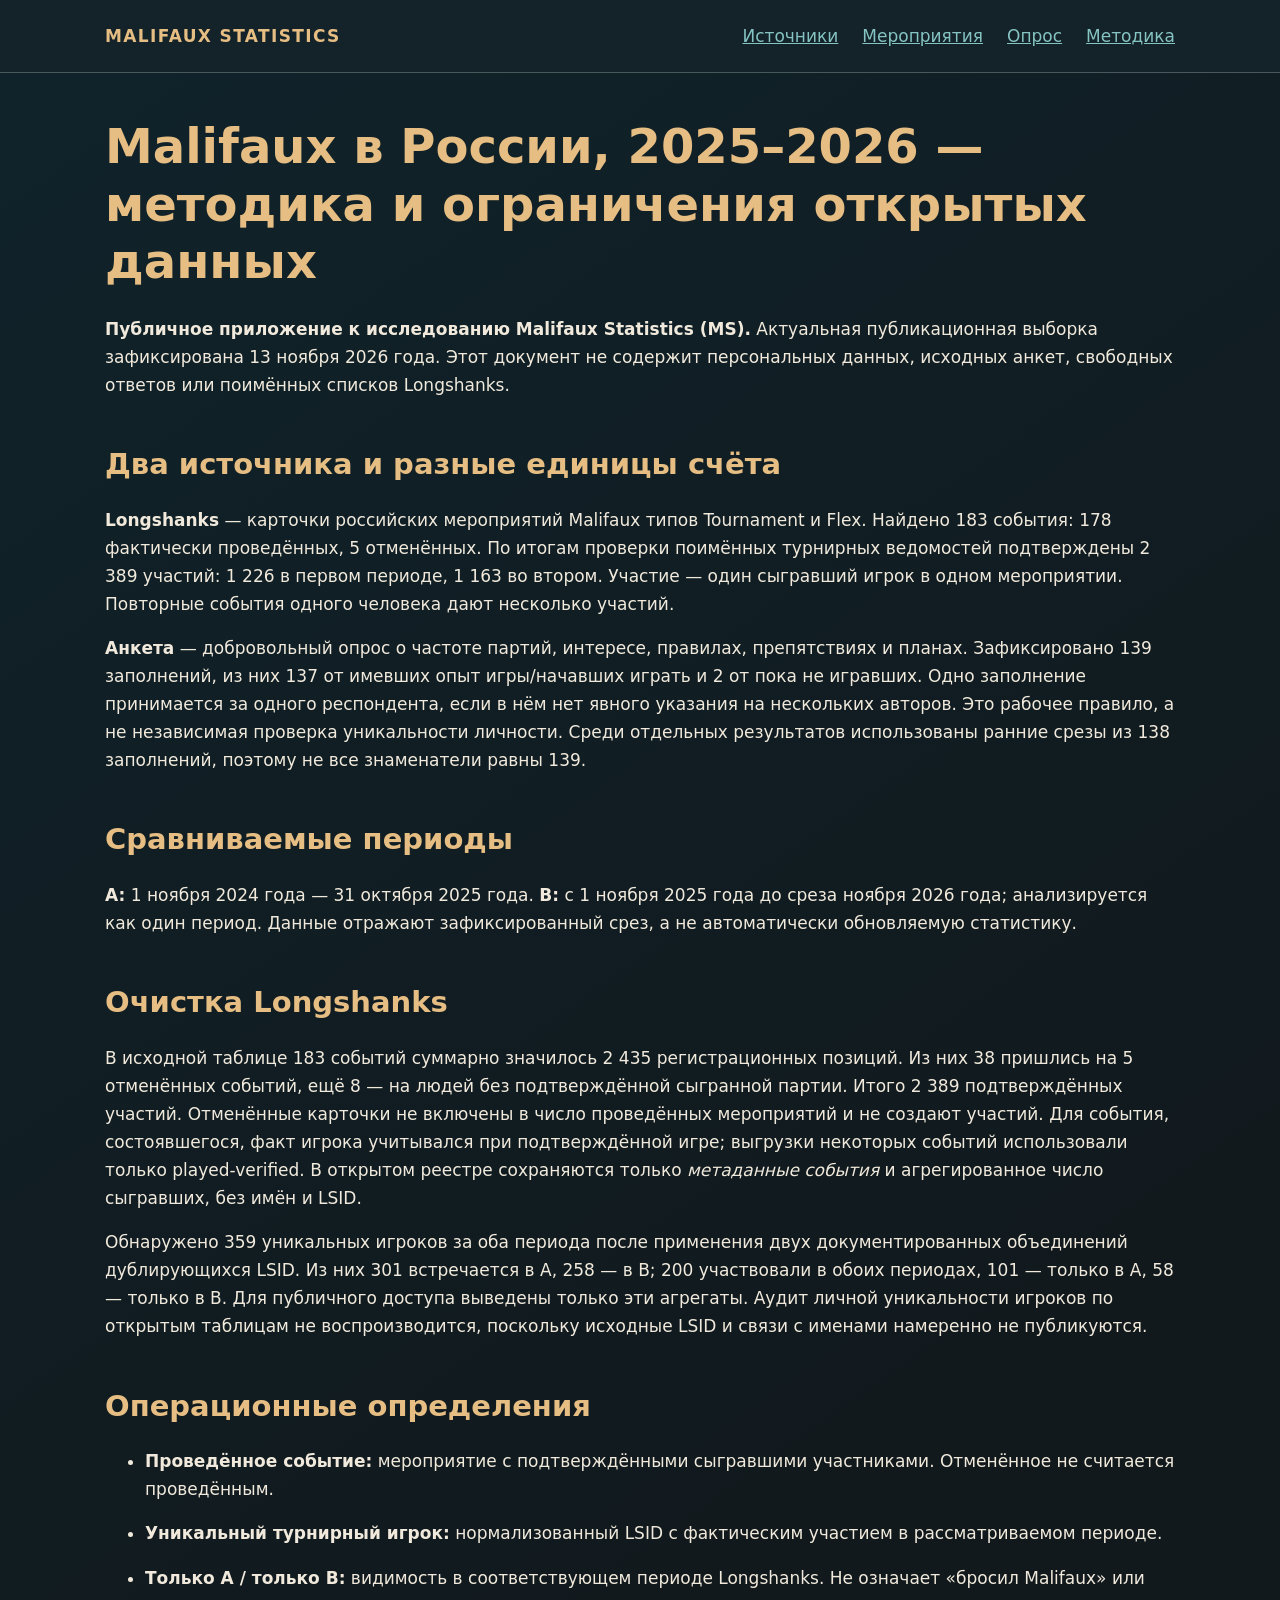
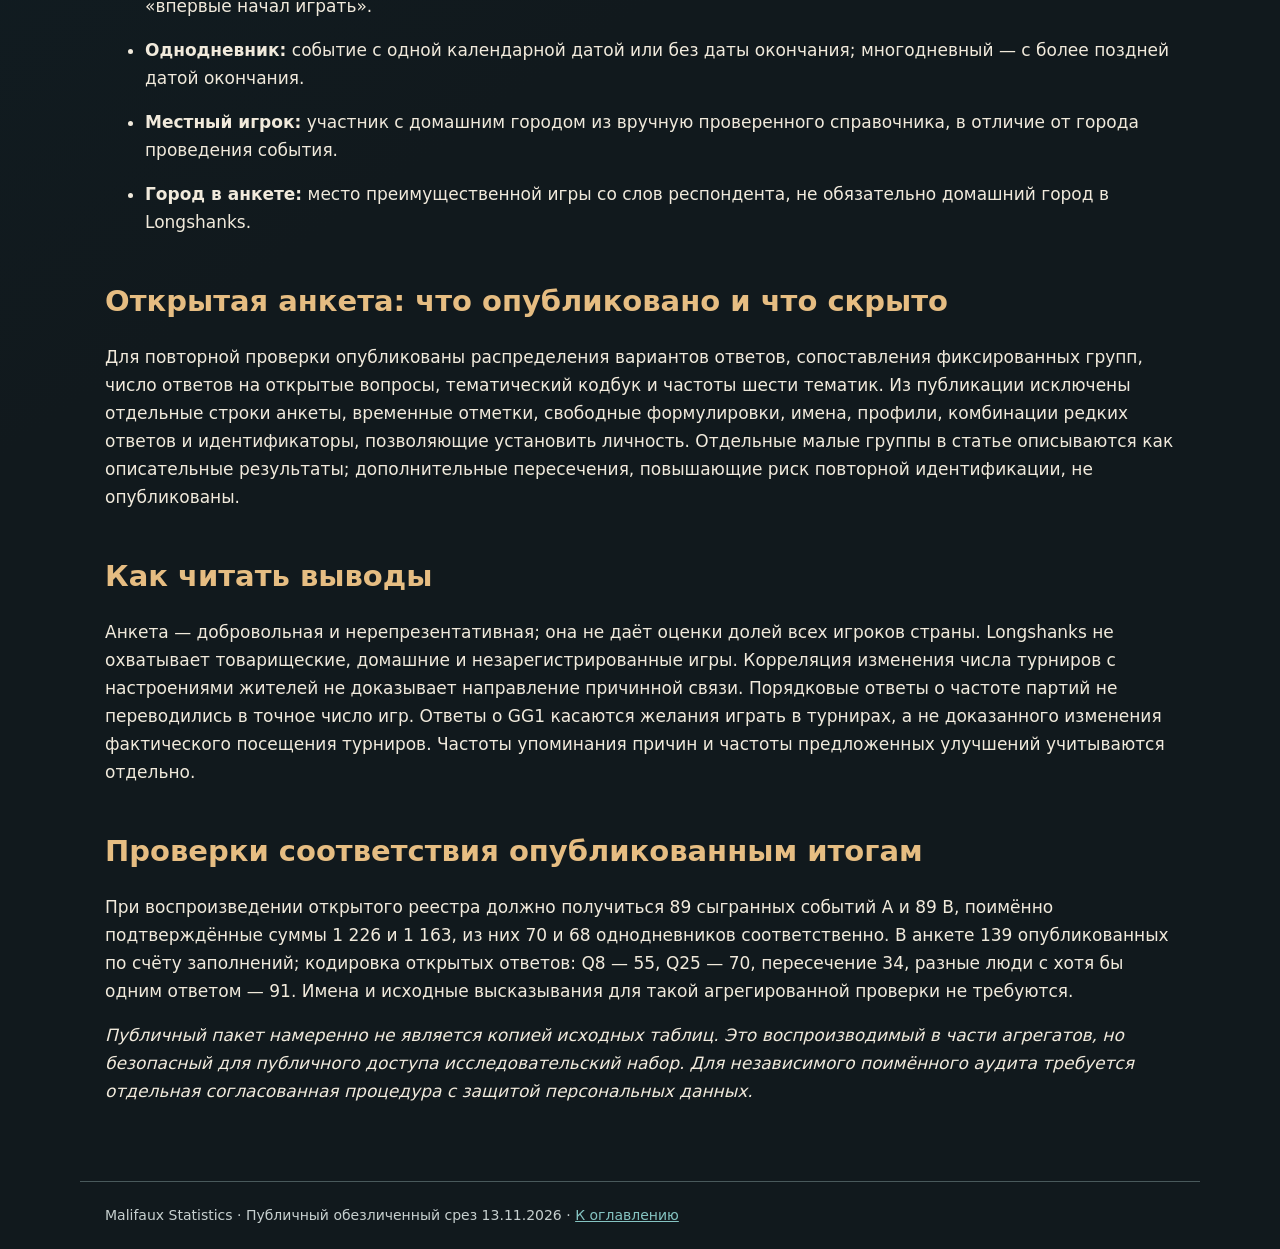
<file: methodology.html>
<!doctype html><html lang="ru"><head><meta charset="utf-8"><meta name="viewport" content="width=device-width,initial-scale=1"><meta name="description" content="Методика и ограничения исследования Malifaux Statistics"><title>Методология — Malifaux Statistics</title><link rel="stylesheet" href="style.css"></head><body><header><nav><a class="brand" href="index.html">MALIFAUX STATISTICS</a><a href="index.html">Источники</a><a href="events.html">Мероприятия</a><a href="survey.html">Опрос</a><a href="methodology.html">Методика</a></nav></header><main><h1>Malifaux в России, 2025–2026 — методика и ограничения открытых данных</h1><p><strong>Публичное приложение к исследованию Malifaux Statistics (MS).</strong> Актуальная публикационная выборка зафиксирована 13 ноября 2026 года. Этот документ не содержит персональных данных, исходных анкет, свободных ответов или поимённых списков Longshanks.</p><h2>Два источника и разные единицы счёта</h2><p><strong>Longshanks</strong> — карточки российских мероприятий Malifaux типов Tournament и Flex. Найдено 183 события: 178 фактически проведённых, 5 отменённых. По итогам проверки поимённых турнирных ведомостей подтверждены 2 389 участий: 1 226 в первом периоде, 1 163 во втором. Участие — один сыгравший игрок в одном мероприятии. Повторные события одного человека дают несколько участий.</p><p><strong>Анкета</strong> — добровольный опрос о частоте партий, интересе, правилах, препятствиях и планах. Зафиксировано 139 заполнений, из них 137 от имевших опыт игры/начавших играть и 2 от пока не игравших. Одно заполнение принимается за одного респондента, если в нём нет явного указания на нескольких авторов. Это рабочее правило, а не независимая проверка уникальности личности. Среди отдельных результатов использованы ранние срезы из 138 заполнений, поэтому не все знаменатели равны 139.</p><h2>Сравниваемые периоды</h2><p><strong>A:</strong> 1 ноября 2024 года — 31 октября 2025 года. <strong>B:</strong> с 1 ноября 2025 года до среза ноября 2026 года; анализируется как один период. Данные отражают зафиксированный срез, а не автоматически обновляемую статистику.</p><h2>Очистка Longshanks</h2><p>В исходной таблице 183 событий суммарно значилось 2 435 регистрационных позиций. Из них 38 пришлись на 5 отменённых событий, ещё 8 — на людей без подтверждённой сыгранной партии. Итого 2 389 подтверждённых участий. Отменённые карточки не включены в число проведённых мероприятий и не создают участий. Для события, состоявшегося, факт игрока учитывался при подтверждённой игре; выгрузки некоторых событий использовали только played-verified. В открытом реестре сохраняются только <em>метаданные события</em> и агрегированное число сыгравших, без имён и LSID.</p><p>Обнаружено 359 уникальных игроков за оба периода после применения двух документированных объединений дублирующихся LSID. Из них 301 встречается в A, 258 — в B; 200 участвовали в обоих периодах, 101 — только в A, 58 — только в B. Для публичного доступа выведены только эти агрегаты. Аудит личной уникальности игроков по открытым таблицам не воспроизводится, поскольку исходные LSID и связи с именами намеренно не публикуются.</p><h2>Операционные определения</h2><ul><li><p><strong>Проведённое событие:</strong> мероприятие с подтверждёнными сыгравшими участниками. Отменённое не считается проведённым.</p></li><li><p><strong>Уникальный турнирный игрок:</strong> нормализованный LSID с фактическим участием в рассматриваемом периоде.</p></li><li><p><strong>Только A / только B:</strong> видимость в соответствующем периоде Longshanks. Не означает «бросил Malifaux» или «впервые начал играть».</p></li><li><p><strong>Однодневник:</strong> событие с одной календарной датой или без даты окончания; многодневный — с более поздней датой окончания.</p></li><li><p><strong>Местный игрок:</strong> участник с домашним городом из вручную проверенного справочника, в отличие от города проведения события.</p></li><li><p><strong>Город в анкете:</strong> место преимущественной игры со слов респондента, не обязательно домашний город в Longshanks.</p></li></ul><h2>Открытая анкета: что опубликовано и что скрыто</h2><p>Для повторной проверки опубликованы распределения вариантов ответов, сопоставления фиксированных групп, число ответов на открытые вопросы, тематический кодбук и частоты шести тематик. Из публикации исключены отдельные строки анкеты, временные отметки, свободные формулировки, имена, профили, комбинации редких ответов и идентификаторы, позволяющие установить личность. Отдельные малые группы в статье описываются как описательные результаты; дополнительные пересечения, повышающие риск повторной идентификации, не опубликованы.</p><h2>Как читать выводы</h2><p>Анкета — добровольная и нерепрезентативная; она не даёт оценки долей всех игроков страны. Longshanks не охватывает товарищеские, домашние и незарегистрированные игры. Корреляция изменения числа турниров с настроениями жителей не доказывает направление причинной связи. Порядковые ответы о частоте партий не переводились в точное число игр. Ответы о GG1 касаются желания играть в турнирах, а не доказанного изменения фактического посещения турниров. Частоты упоминания причин и частоты предложенных улучшений учитываются отдельно.</p><h2>Проверки соответствия опубликованным итогам</h2><p>При воспроизведении открытого реестра должно получиться 89 сыгранных событий A и 89 B, поимённо подтверждённые суммы 1 226 и 1 163, из них 70 и 68 однодневников соответственно. В анкете 139 опубликованных по счёту заполнений; кодировка открытых ответов: Q8 — 55, Q25 — 70, пересечение 34, разные люди с хотя бы одним ответом — 91. Имена и исходные высказывания для такой агрегированной проверки не требуются.</p><p><em>Публичный пакет намеренно не является копией исходных таблиц. Это воспроизводимый в части агрегатов, но безопасный для публичного доступа исследовательский набор. Для независимого поимённого аудита требуется отдельная согласованная процедура с защитой персональных данных.</em></p></main><footer>Malifaux Statistics · Публичный обезличенный срез 13.11.2026 · <a href="index.html">К оглавлению</a></footer></body></html>
</file>
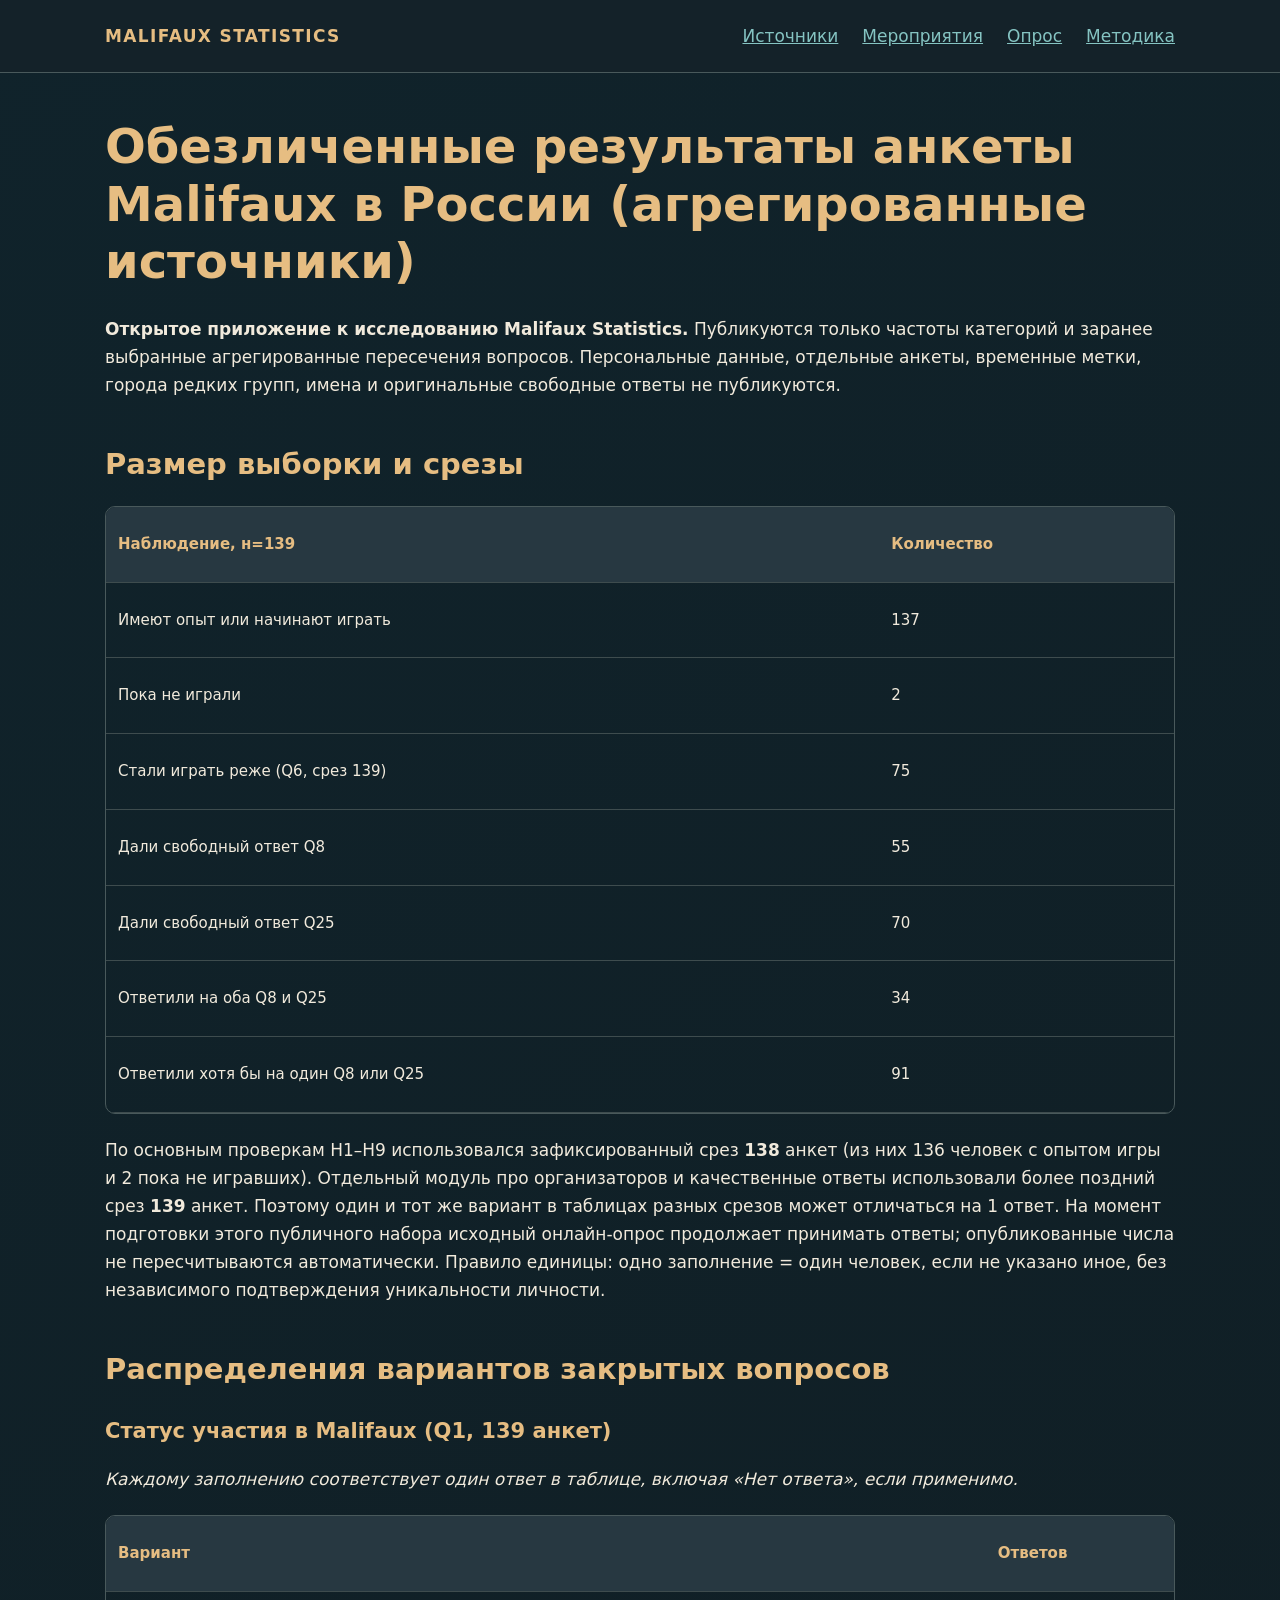
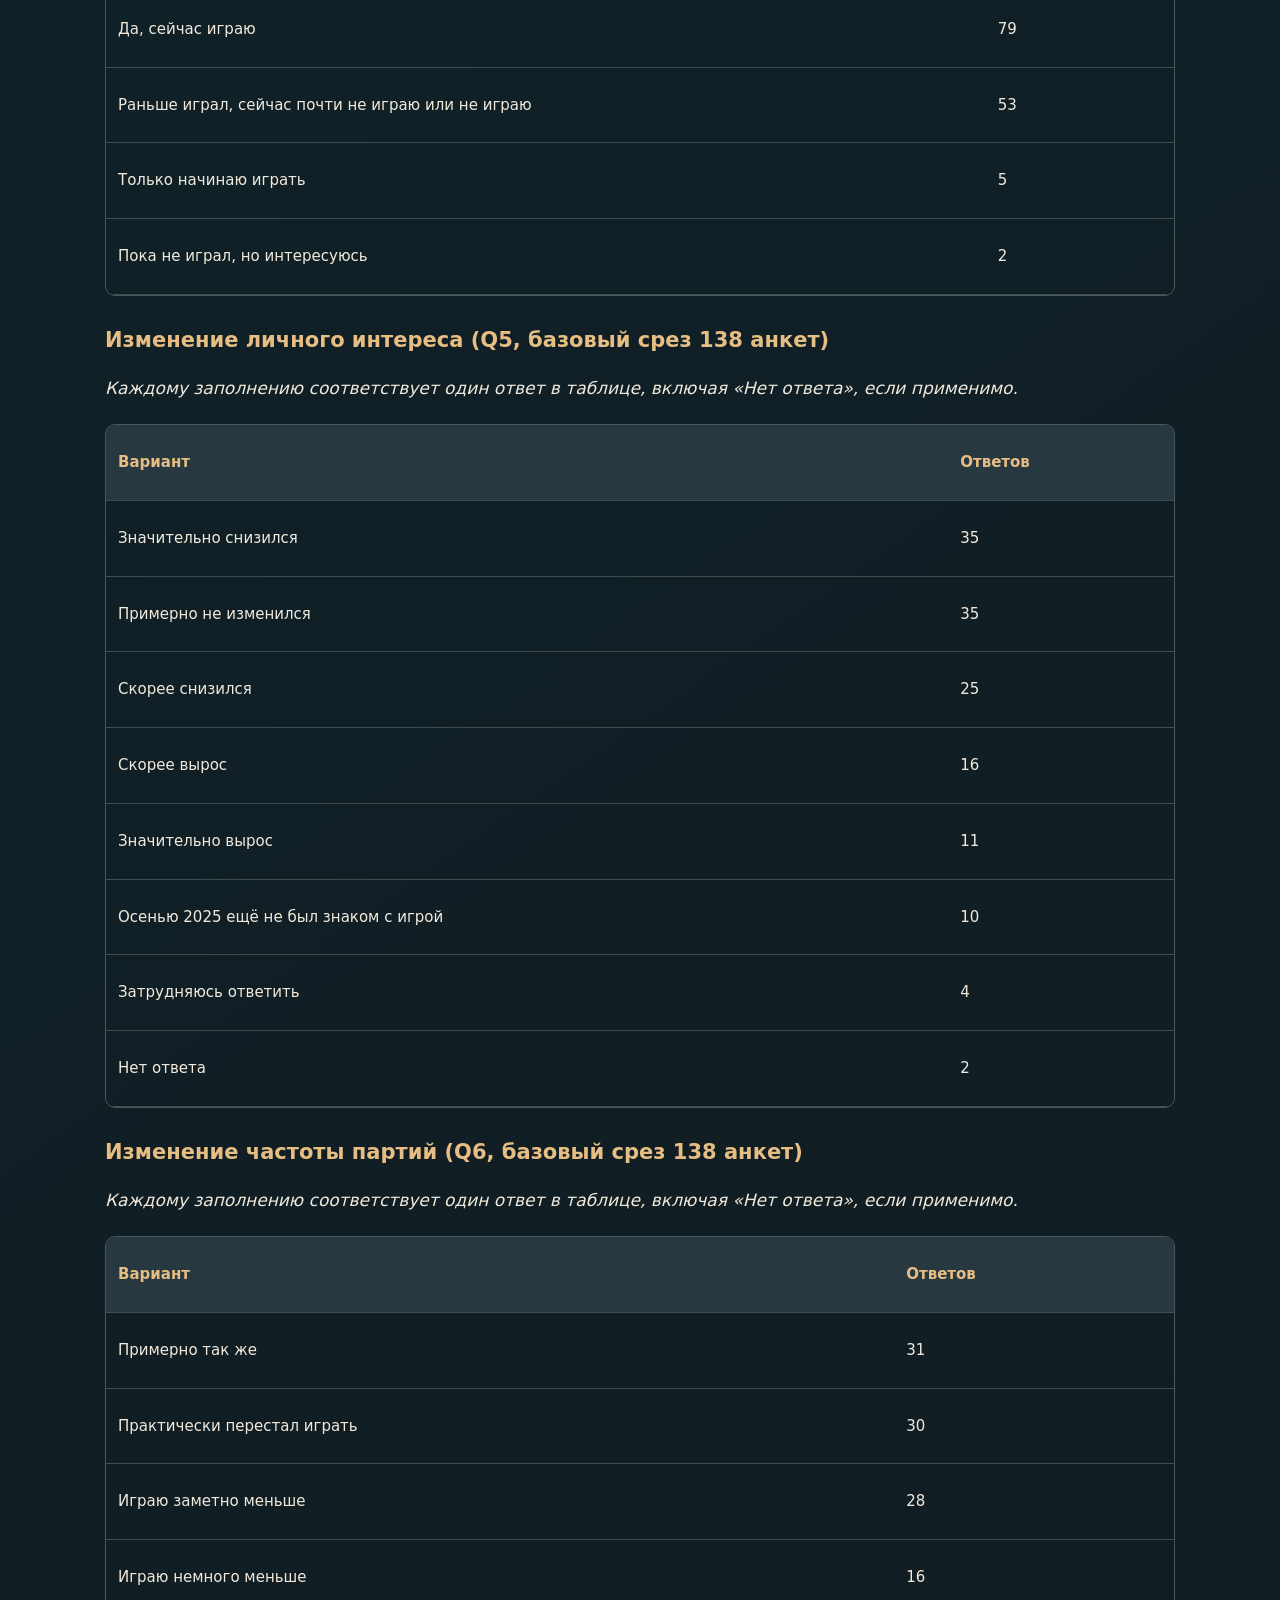
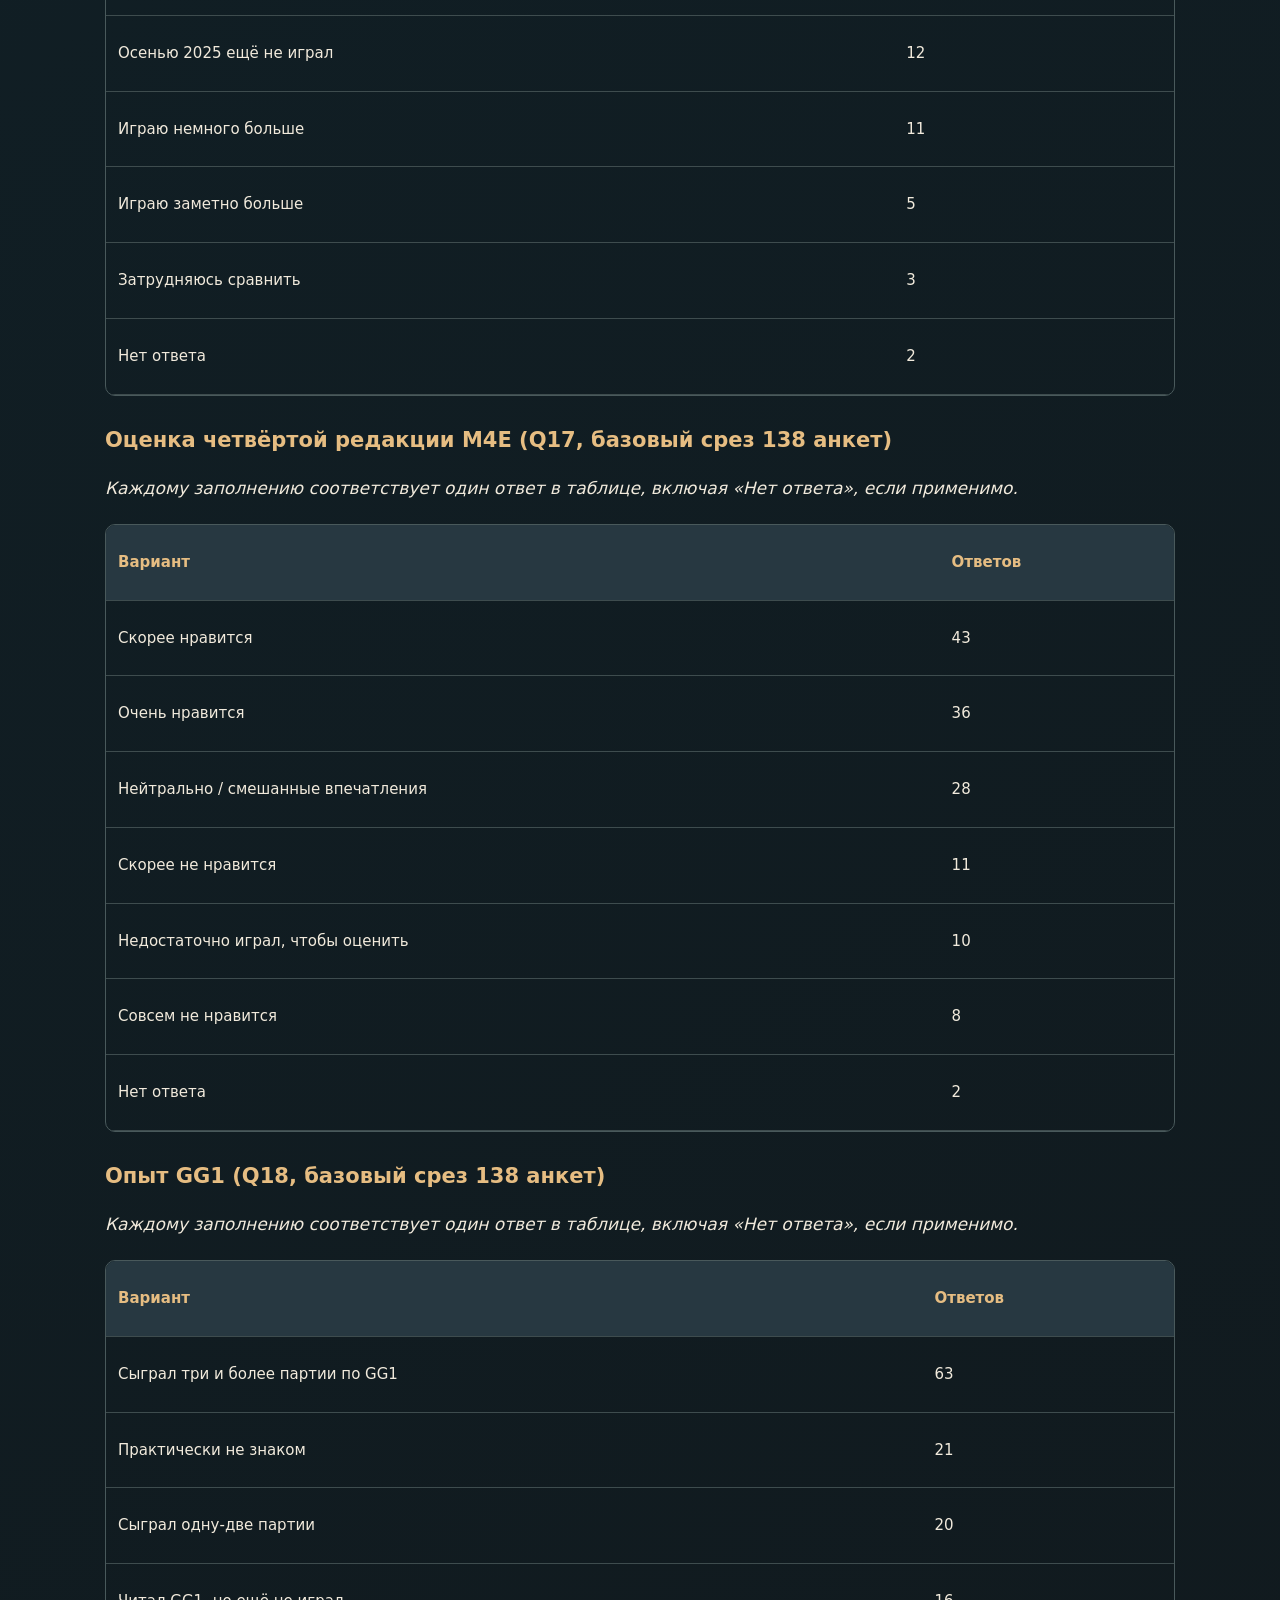
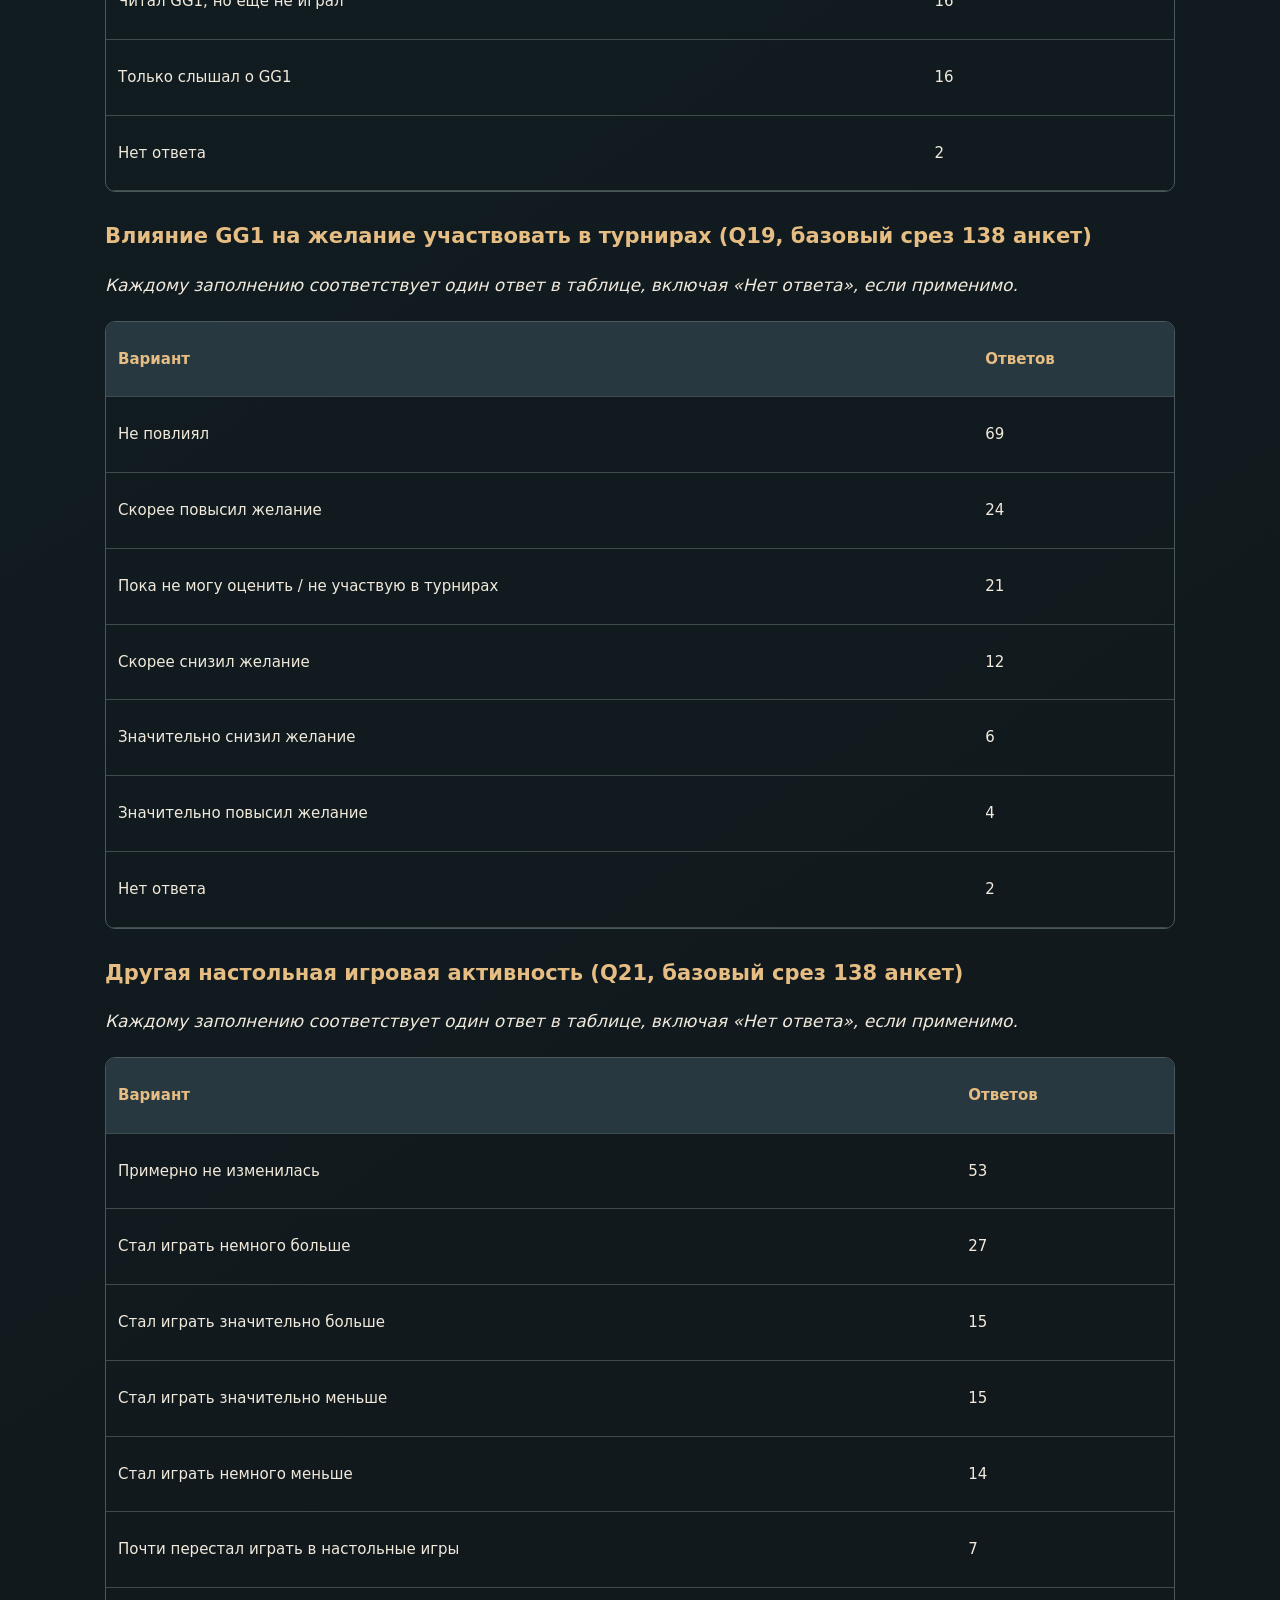
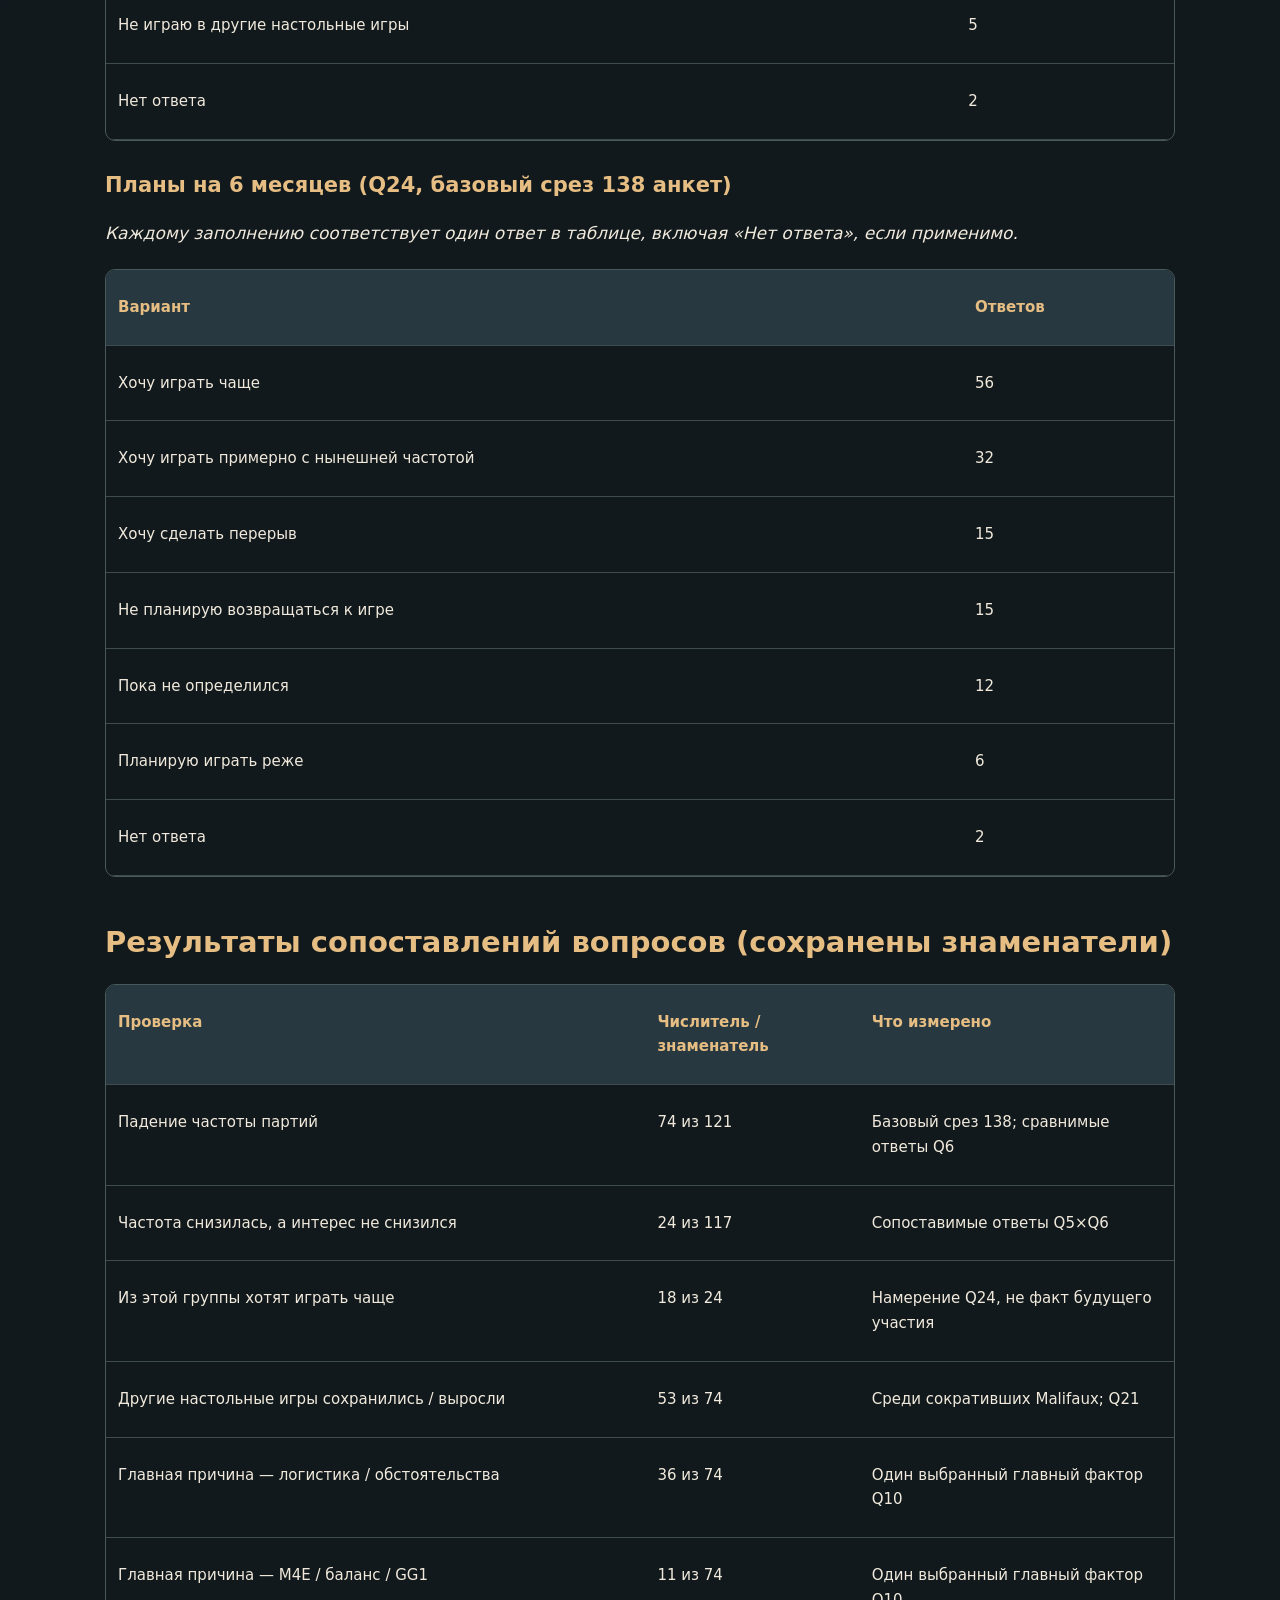
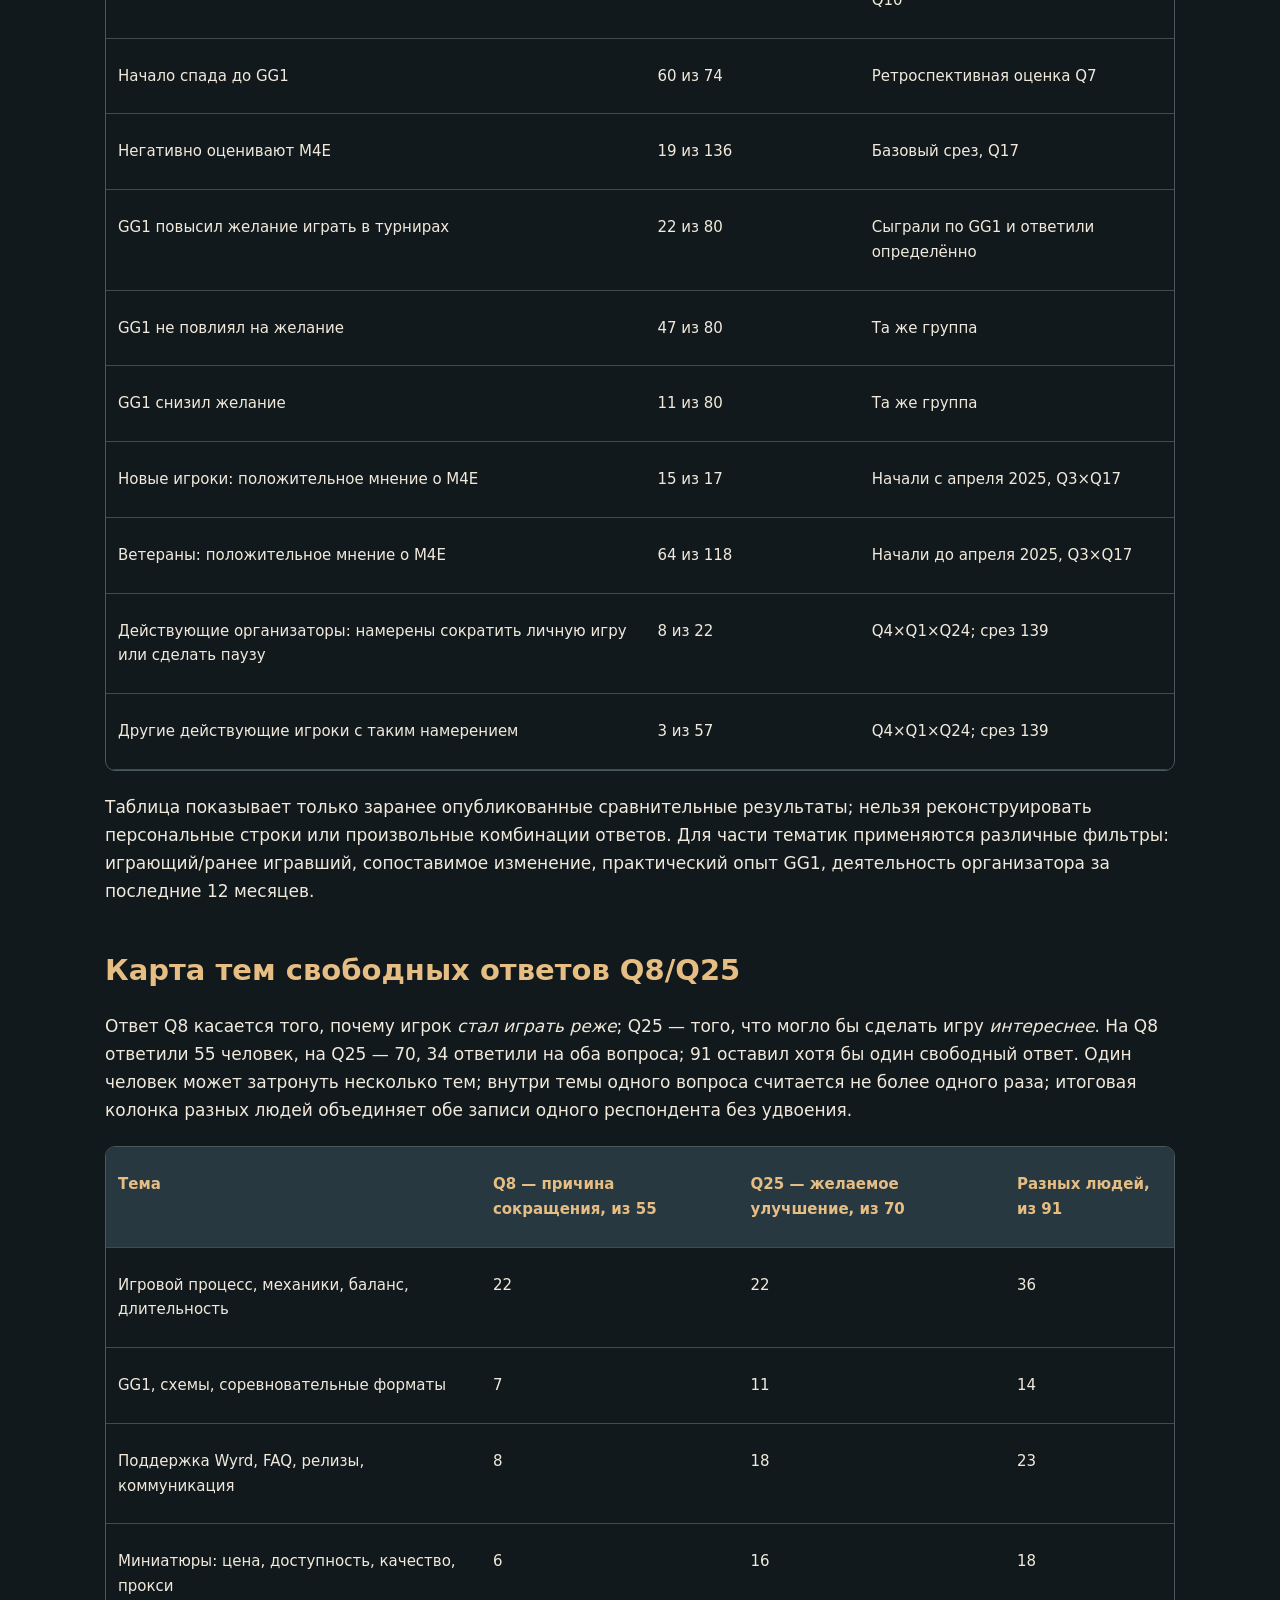
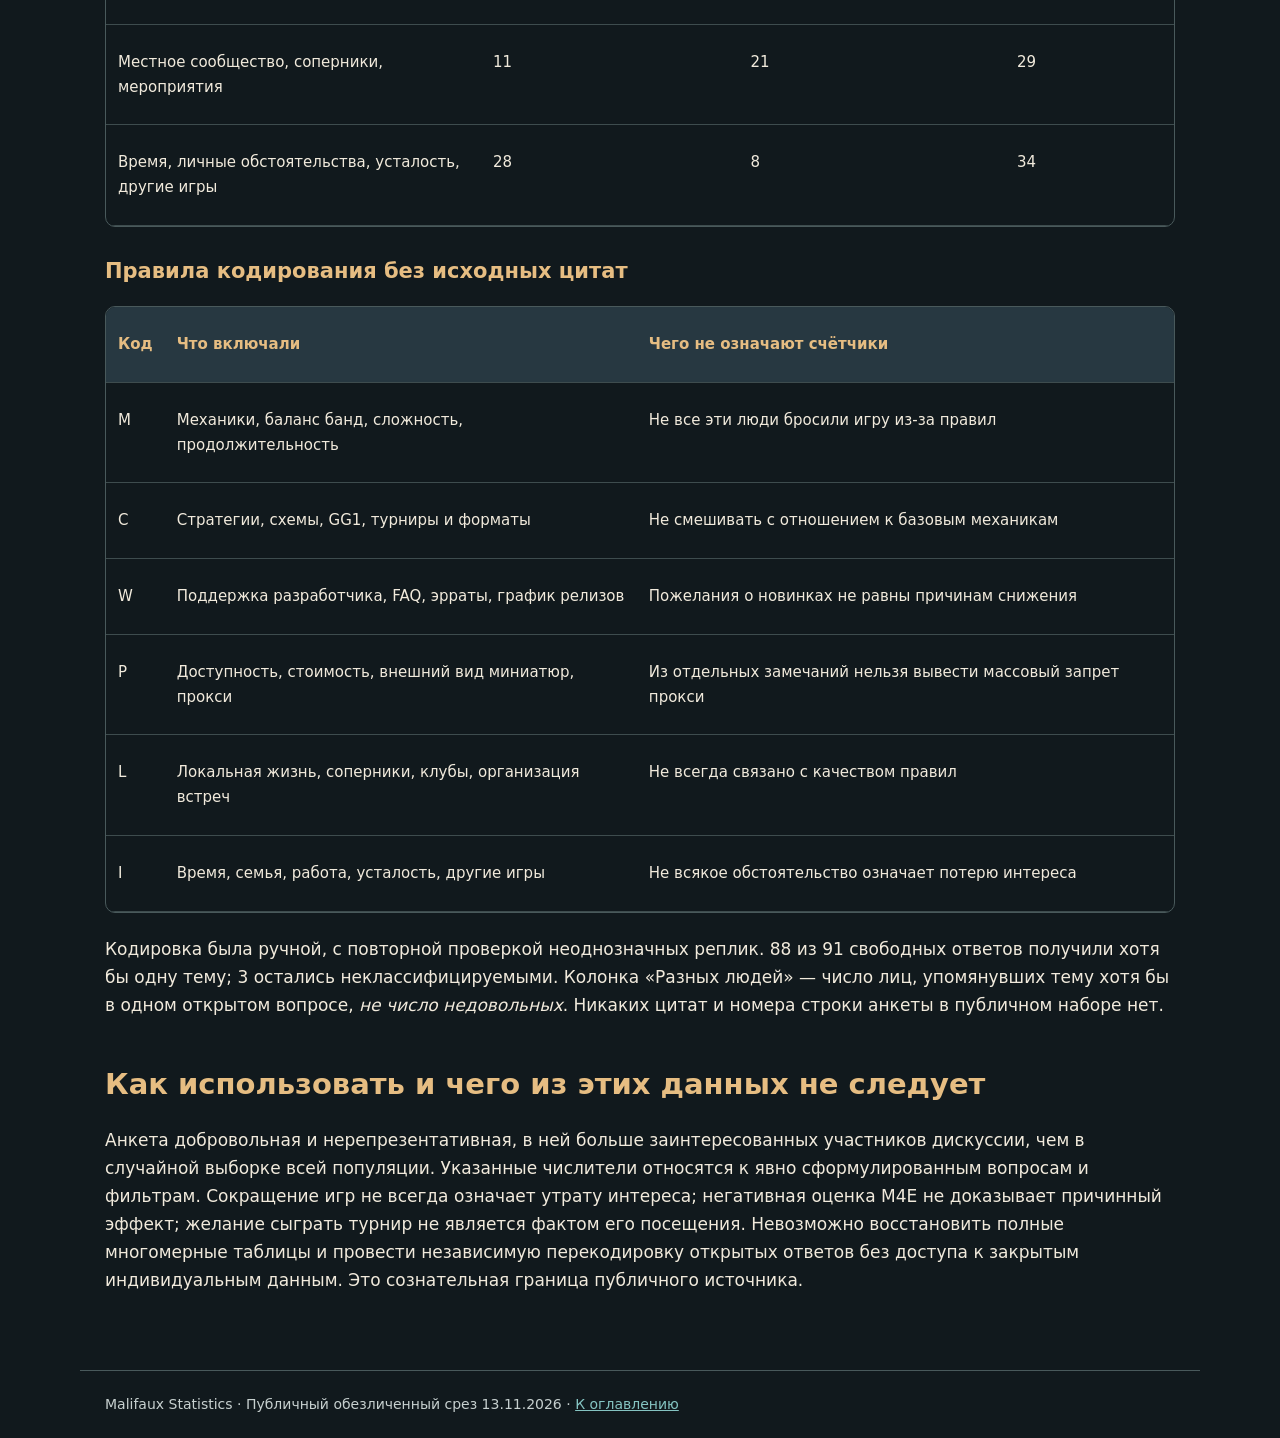
<file: survey.html>
<!doctype html><html lang="ru"><head><meta charset="utf-8"><meta name="viewport" content="width=device-width,initial-scale=1"><meta name="description" content="Обезличенные агрегаты анкеты Malifaux"><title>Результаты опроса — Malifaux Statistics</title><link rel="stylesheet" href="style.css"></head><body><header><nav><a class="brand" href="index.html">MALIFAUX STATISTICS</a><a href="index.html">Источники</a><a href="events.html">Мероприятия</a><a href="survey.html">Опрос</a><a href="methodology.html">Методика</a></nav></header><main><h1>Обезличенные результаты анкеты Malifaux в России (агрегированные источники)</h1><p><strong>Открытое приложение к исследованию Malifaux Statistics.</strong> Публикуются только частоты категорий и заранее выбранные агрегированные пересечения вопросов. Персональные данные, отдельные анкеты, временные метки, города редких групп, имена и оригинальные свободные ответы не публикуются.</p><h2>Размер выборки и срезы</h2><div class="scroll"><table data-layout="wide"><thead><tr><th><p>Наблюдение, н=139</p></th><th><p>Количество</p></th></tr></thead><tbody><tr><td><p>Имеют опыт или начинают играть</p></td><td><p>137</p></td></tr><tr><td><p>Пока не играли</p></td><td><p>2</p></td></tr><tr><td><p>Стали играть реже (Q6, срез 139)</p></td><td><p>75</p></td></tr><tr><td><p>Дали свободный ответ Q8</p></td><td><p>55</p></td></tr><tr><td><p>Дали свободный ответ Q25</p></td><td><p>70</p></td></tr><tr><td><p>Ответили на оба Q8 и Q25</p></td><td><p>34</p></td></tr><tr><td><p>Ответили хотя бы на один Q8 или Q25</p></td><td><p>91</p></td></tr></tbody></table></div><p>По основным проверкам H1–H9 использовался зафиксированный срез <strong>138</strong> анкет (из них 136 человек с опытом игры и 2 пока не игравших). Отдельный модуль про организаторов и качественные ответы использовали более поздний срез <strong>139</strong> анкет. Поэтому один и тот же вариант в таблицах разных срезов может отличаться на 1 ответ. На момент подготовки этого публичного набора исходный онлайн-опрос продолжает принимать ответы; опубликованные числа не пересчитываются автоматически. Правило единицы: одно заполнение = один человек, если не указано иное, без независимого подтверждения уникальности личности.</p><h2>Распределения вариантов закрытых вопросов</h2><h3>Статус участия в Malifaux (Q1, 139 анкет)</h3><p><em>Каждому заполнению соответствует один ответ в таблице, включая «Нет ответа», если применимо.</em></p><div class="scroll"><table><thead><tr><th><p>Вариант</p></th><th><p>Ответов</p></th></tr></thead><tbody><tr><td><p>Да, сейчас играю</p></td><td><p>79</p></td></tr><tr><td><p>Раньше играл, сейчас почти не играю или не играю</p></td><td><p>53</p></td></tr><tr><td><p>Только начинаю играть</p></td><td><p>5</p></td></tr><tr><td><p>Пока не играл, но интересуюсь</p></td><td><p>2</p></td></tr></tbody></table></div><h3>Изменение личного интереса (Q5, базовый срез 138 анкет)</h3><p><em>Каждому заполнению соответствует один ответ в таблице, включая «Нет ответа», если применимо.</em></p><div class="scroll"><table><thead><tr><th><p>Вариант</p></th><th><p>Ответов</p></th></tr></thead><tbody><tr><td><p>Значительно снизился</p></td><td><p>35</p></td></tr><tr><td><p>Примерно не изменился</p></td><td><p>35</p></td></tr><tr><td><p>Скорее снизился</p></td><td><p>25</p></td></tr><tr><td><p>Скорее вырос</p></td><td><p>16</p></td></tr><tr><td><p>Значительно вырос</p></td><td><p>11</p></td></tr><tr><td><p>Осенью 2025 ещё не был знаком с игрой</p></td><td><p>10</p></td></tr><tr><td><p>Затрудняюсь ответить</p></td><td><p>4</p></td></tr><tr><td><p>Нет ответа</p></td><td><p>2</p></td></tr></tbody></table></div><h3>Изменение частоты партий (Q6, базовый срез 138 анкет)</h3><p><em>Каждому заполнению соответствует один ответ в таблице, включая «Нет ответа», если применимо.</em></p><div class="scroll"><table><thead><tr><th><p>Вариант</p></th><th><p>Ответов</p></th></tr></thead><tbody><tr><td><p>Примерно так же</p></td><td><p>31</p></td></tr><tr><td><p>Практически перестал играть</p></td><td><p>30</p></td></tr><tr><td><p>Играю заметно меньше</p></td><td><p>28</p></td></tr><tr><td><p>Играю немного меньше</p></td><td><p>16</p></td></tr><tr><td><p>Осенью 2025 ещё не играл</p></td><td><p>12</p></td></tr><tr><td><p>Играю немного больше</p></td><td><p>11</p></td></tr><tr><td><p>Играю заметно больше</p></td><td><p>5</p></td></tr><tr><td><p>Затрудняюсь сравнить</p></td><td><p>3</p></td></tr><tr><td><p>Нет ответа</p></td><td><p>2</p></td></tr></tbody></table></div><h3>Оценка четвёртой редакции M4E (Q17, базовый срез 138 анкет)</h3><p><em>Каждому заполнению соответствует один ответ в таблице, включая «Нет ответа», если применимо.</em></p><div class="scroll"><table><thead><tr><th><p>Вариант</p></th><th><p>Ответов</p></th></tr></thead><tbody><tr><td><p>Скорее нравится</p></td><td><p>43</p></td></tr><tr><td><p>Очень нравится</p></td><td><p>36</p></td></tr><tr><td><p>Нейтрально / смешанные впечатления</p></td><td><p>28</p></td></tr><tr><td><p>Скорее не нравится</p></td><td><p>11</p></td></tr><tr><td><p>Недостаточно играл, чтобы оценить</p></td><td><p>10</p></td></tr><tr><td><p>Совсем не нравится</p></td><td><p>8</p></td></tr><tr><td><p>Нет ответа</p></td><td><p>2</p></td></tr></tbody></table></div><h3>Опыт GG1 (Q18, базовый срез 138 анкет)</h3><p><em>Каждому заполнению соответствует один ответ в таблице, включая «Нет ответа», если применимо.</em></p><div class="scroll"><table><thead><tr><th><p>Вариант</p></th><th><p>Ответов</p></th></tr></thead><tbody><tr><td><p>Сыграл три и более партии по GG1</p></td><td><p>63</p></td></tr><tr><td><p>Практически не знаком</p></td><td><p>21</p></td></tr><tr><td><p>Сыграл одну-две партии</p></td><td><p>20</p></td></tr><tr><td><p>Читал GG1, но ещё не играл</p></td><td><p>16</p></td></tr><tr><td><p>Только слышал о GG1</p></td><td><p>16</p></td></tr><tr><td><p>Нет ответа</p></td><td><p>2</p></td></tr></tbody></table></div><h3>Влияние GG1 на желание участвовать в турнирах (Q19, базовый срез 138 анкет)</h3><p><em>Каждому заполнению соответствует один ответ в таблице, включая «Нет ответа», если применимо.</em></p><div class="scroll"><table><thead><tr><th><p>Вариант</p></th><th><p>Ответов</p></th></tr></thead><tbody><tr><td><p>Не повлиял</p></td><td><p>69</p></td></tr><tr><td><p>Скорее повысил желание</p></td><td><p>24</p></td></tr><tr><td><p>Пока не могу оценить / не участвую в турнирах</p></td><td><p>21</p></td></tr><tr><td><p>Скорее снизил желание</p></td><td><p>12</p></td></tr><tr><td><p>Значительно снизил желание</p></td><td><p>6</p></td></tr><tr><td><p>Значительно повысил желание</p></td><td><p>4</p></td></tr><tr><td><p>Нет ответа</p></td><td><p>2</p></td></tr></tbody></table></div><h3>Другая настольная игровая активность (Q21, базовый срез 138 анкет)</h3><p><em>Каждому заполнению соответствует один ответ в таблице, включая «Нет ответа», если применимо.</em></p><div class="scroll"><table><thead><tr><th><p>Вариант</p></th><th><p>Ответов</p></th></tr></thead><tbody><tr><td><p>Примерно не изменилась</p></td><td><p>53</p></td></tr><tr><td><p>Стал играть немного больше</p></td><td><p>27</p></td></tr><tr><td><p>Стал играть значительно больше</p></td><td><p>15</p></td></tr><tr><td><p>Стал играть значительно меньше</p></td><td><p>15</p></td></tr><tr><td><p>Стал играть немного меньше</p></td><td><p>14</p></td></tr><tr><td><p>Почти перестал играть в настольные игры</p></td><td><p>7</p></td></tr><tr><td><p>Не играю в другие настольные игры</p></td><td><p>5</p></td></tr><tr><td><p>Нет ответа</p></td><td><p>2</p></td></tr></tbody></table></div><h3>Планы на 6 месяцев (Q24, базовый срез 138 анкет)</h3><p><em>Каждому заполнению соответствует один ответ в таблице, включая «Нет ответа», если применимо.</em></p><div class="scroll"><table><thead><tr><th><p>Вариант</p></th><th><p>Ответов</p></th></tr></thead><tbody><tr><td><p>Хочу играть чаще</p></td><td><p>56</p></td></tr><tr><td><p>Хочу играть примерно с нынешней частотой</p></td><td><p>32</p></td></tr><tr><td><p>Хочу сделать перерыв</p></td><td><p>15</p></td></tr><tr><td><p>Не планирую возвращаться к игре</p></td><td><p>15</p></td></tr><tr><td><p>Пока не определился</p></td><td><p>12</p></td></tr><tr><td><p>Планирую играть реже</p></td><td><p>6</p></td></tr><tr><td><p>Нет ответа</p></td><td><p>2</p></td></tr></tbody></table></div><h2>Результаты сопоставлений вопросов (сохранены знаменатели)</h2><div class="scroll"><table data-layout="wide"><thead><tr><th><p>Проверка</p></th><th><p>Числитель / знаменатель</p></th><th><p>Что измерено</p></th></tr></thead><tbody><tr><td><p>Падение частоты партий</p></td><td><p>74 из 121</p></td><td><p>Базовый срез 138; сравнимые ответы Q6</p></td></tr><tr><td><p>Частота снизилась, а интерес не снизился</p></td><td><p>24 из 117</p></td><td><p>Сопоставимые ответы Q5×Q6</p></td></tr><tr><td><p>Из этой группы хотят играть чаще</p></td><td><p>18 из 24</p></td><td><p>Намерение Q24, не факт будущего участия</p></td></tr><tr><td><p>Другие настольные игры сохранились / выросли</p></td><td><p>53 из 74</p></td><td><p>Среди сокративших Malifaux; Q21</p></td></tr><tr><td><p>Главная причина — логистика / обстоятельства</p></td><td><p>36 из 74</p></td><td><p>Один выбранный главный фактор Q10</p></td></tr><tr><td><p>Главная причина — M4E / баланс / GG1</p></td><td><p>11 из 74</p></td><td><p>Один выбранный главный фактор Q10</p></td></tr><tr><td><p>Начало спада до GG1</p></td><td><p>60 из 74</p></td><td><p>Ретроспективная оценка Q7</p></td></tr><tr><td><p>Негативно оценивают M4E</p></td><td><p>19 из 136</p></td><td><p>Базовый срез, Q17</p></td></tr><tr><td><p>GG1 повысил желание играть в турнирах</p></td><td><p>22 из 80</p></td><td><p>Сыграли по GG1 и ответили определённо</p></td></tr><tr><td><p>GG1 не повлиял на желание</p></td><td><p>47 из 80</p></td><td><p>Та же группа</p></td></tr><tr><td><p>GG1 снизил желание</p></td><td><p>11 из 80</p></td><td><p>Та же группа</p></td></tr><tr><td><p>Новые игроки: положительное мнение о M4E</p></td><td><p>15 из 17</p></td><td><p>Начали с апреля 2025, Q3×Q17</p></td></tr><tr><td><p>Ветераны: положительное мнение о M4E</p></td><td><p>64 из 118</p></td><td><p>Начали до апреля 2025, Q3×Q17</p></td></tr><tr><td><p>Действующие организаторы: намерены сократить личную игру или сделать паузу</p></td><td><p>8 из 22</p></td><td><p>Q4×Q1×Q24; срез 139</p></td></tr><tr><td><p>Другие действующие игроки с таким намерением</p></td><td><p>3 из 57</p></td><td><p>Q4×Q1×Q24; срез 139</p></td></tr></tbody></table></div><p>Таблица показывает только заранее опубликованные сравнительные результаты; нельзя реконструировать персональные строки или произвольные комбинации ответов. Для части тематик применяются различные фильтры: играющий/ранее игравший, сопоставимое изменение, практический опыт GG1, деятельность организатора за последние 12 месяцев.</p><h2 id="open-answers">Карта тем свободных ответов Q8/Q25</h2><p>Ответ Q8 касается того, почему игрок <em>стал играть реже</em>; Q25 — того, что могло бы сделать игру <em>интереснее</em>. На Q8 ответили 55 человек, на Q25 — 70, 34 ответили на оба вопроса; 91 оставил хотя бы один свободный ответ. Один человек может затронуть несколько тем; внутри темы одного вопроса считается не более одного раза; итоговая колонка разных людей объединяет обе записи одного респондента без удвоения.</p><div class="scroll"><table data-layout="wide"><thead><tr><th><p>Тема</p></th><th><p>Q8 — причина сокращения, из 55</p></th><th><p>Q25 — желаемое улучшение, из 70</p></th><th><p>Разных людей, из 91</p></th></tr></thead><tbody><tr><td><p>Игровой процесс, механики, баланс, длительность</p></td><td><p>22</p></td><td><p>22</p></td><td><p>36</p></td></tr><tr><td><p>GG1, схемы, соревновательные форматы</p></td><td><p>7</p></td><td><p>11</p></td><td><p>14</p></td></tr><tr><td><p>Поддержка Wyrd, FAQ, релизы, коммуникация</p></td><td><p>8</p></td><td><p>18</p></td><td><p>23</p></td></tr><tr><td><p>Миниатюры: цена, доступность, качество, прокси</p></td><td><p>6</p></td><td><p>16</p></td><td><p>18</p></td></tr><tr><td><p>Местное сообщество, соперники, мероприятия</p></td><td><p>11</p></td><td><p>21</p></td><td><p>29</p></td></tr><tr><td><p>Время, личные обстоятельства, усталость, другие игры</p></td><td><p>28</p></td><td><p>8</p></td><td><p>34</p></td></tr></tbody></table></div><h3>Правила кодирования без исходных цитат</h3><div class="scroll"><table data-layout="wide"><thead><tr><th><p>Код</p></th><th><p>Что включали</p></th><th><p>Чего не означают счётчики</p></th></tr></thead><tbody><tr><td><p>M</p></td><td><p>Механики, баланс банд, сложность, продолжительность</p></td><td><p>Не все эти люди бросили игру из-за правил</p></td></tr><tr><td><p>C</p></td><td><p>Стратегии, схемы, GG1, турниры и форматы</p></td><td><p>Не смешивать с отношением к базовым механикам</p></td></tr><tr><td><p>W</p></td><td><p>Поддержка разработчика, FAQ, эрраты, график релизов</p></td><td><p>Пожелания о новинках не равны причинам снижения</p></td></tr><tr><td><p>P</p></td><td><p>Доступность, стоимость, внешний вид миниатюр, прокси</p></td><td><p>Из отдельных замечаний нельзя вывести массовый запрет прокси</p></td></tr><tr><td><p>L</p></td><td><p>Локальная жизнь, соперники, клубы, организация встреч</p></td><td><p>Не всегда связано с качеством правил</p></td></tr><tr><td><p>I</p></td><td><p>Время, семья, работа, усталость, другие игры</p></td><td><p>Не всякое обстоятельство означает потерю интереса</p></td></tr></tbody></table></div><p>Кодировка была ручной, с повторной проверкой неоднозначных реплик. 88 из 91 свободных ответов получили хотя бы одну тему; 3 остались неклассифицируемыми. Колонка «Разных людей» — число лиц, упомянувших тему хотя бы в одном открытом вопросе, <em>не число недовольных</em>. Никаких цитат и номера строки анкеты в публичном наборе нет.</p><h2>Как использовать и чего из этих данных не следует</h2><p>Анкета добровольная и нерепрезентативная, в ней больше заинтересованных участников дискуссии, чем в случайной выборке всей популяции. Указанные числители относятся к явно сформулированным вопросам и фильтрам. Сокращение игр не всегда означает утрату интереса; негативная оценка M4E не доказывает причинный эффект; желание сыграть турнир не является фактом его посещения. Невозможно восстановить полные многомерные таблицы и провести независимую перекодировку открытых ответов без доступа к закрытым индивидуальным данным. Это сознательная граница публичного источника.</p></main><footer>Malifaux Statistics · Публичный обезличенный срез 13.11.2026 · <a href="index.html">К оглавлению</a></footer></body></html>
</file>
<file: style.css>
:root{color-scheme:dark;--bg:#101b21;--panel:#1b2c34;--text:#f1eadc;--soft:#c7d0cf;--line:#49595b;--gold:#e6bd82;--teal:#85c4c2}*{box-sizing:border-box}body{margin:0;background:linear-gradient(145deg,#10232b,#11191d 55%);color:var(--text);font:17px/1.65 system-ui,-apple-system,"Segoe UI",sans-serif}header{border-bottom:1px solid var(--line);background:#142229}nav,main,footer{max-width:1120px;margin:auto;padding:22px 25px}nav{display:flex;gap:24px;align-items:center;flex-wrap:wrap}a{color:var(--teal);overflow-wrap:anywhere}a:hover{color:var(--gold)}nav .brand{color:var(--gold);font-weight:800;letter-spacing:.08em;margin-right:auto;text-decoration:none}main{padding-top:45px;padding-bottom:60px}h1,h2,h3{color:var(--gold);line-height:1.2}h1{font-size:clamp(30px,4vw,48px);margin:0 0 24px}h2{font-size:clamp(23px,3vw,29px);margin-top:48px}h3{font-size:21px;margin-top:32px}p{margin:16px 0}.lead{font-size:21px;max-width:850px;color:var(--soft)}.stats{display:grid;grid-template-columns:repeat(3,minmax(0,1fr));gap:14px;margin:32px 0}.stat,.panel,.tile{border:1px solid var(--line);border-radius:12px;background:var(--panel);padding:24px}.stat strong{display:block;font-size:clamp(25px,3.2vw,38px);color:var(--gold);font-variant-numeric:tabular-nums}.stat span{font-size:14px;color:var(--soft)}.tiles{display:grid;grid-template-columns:repeat(2,minmax(0,1fr));gap:16px}.tile h3{margin-top:0}.scroll{overflow-x:auto;margin:22px 0;border:1px solid var(--line);border-radius:10px}table{border-collapse:collapse;width:100%;min-width:690px;font-size:15px}td,th{padding:9px 12px;vertical-align:top;border-bottom:1px solid #3e4c4e}th{background:#273841;color:var(--gold);text-align:left;position:sticky;top:0}tbody tr:hover{background:#21343c}.warning{border-left:4px solid var(--gold);background:#263237;padding:16px 20px;margin:26px 0}.small,footer{color:var(--soft);font-size:14px}.eyebrow{letter-spacing:.11em;color:var(--teal);font-weight:700;text-transform:uppercase;font-size:13px}.table-tools{display:flex;gap:10px;margin:16px 0;flex-wrap:wrap}.table-tools input,.table-tools select{background:#22343b;color:white;border:1px solid #6f8080;padding:9px;border-radius:8px}button{background:var(--gold);color:#112027;border:0;padding:9px 15px;border-radius:8px;cursor:pointer;font-weight:700}footer{border-top:1px solid var(--line)}@media(max-width:680px){.stats,.tiles{grid-template-columns:1fr}nav{gap:10px}main{padding:22px 17px}td,th{padding:7px 9px}}
</file>
